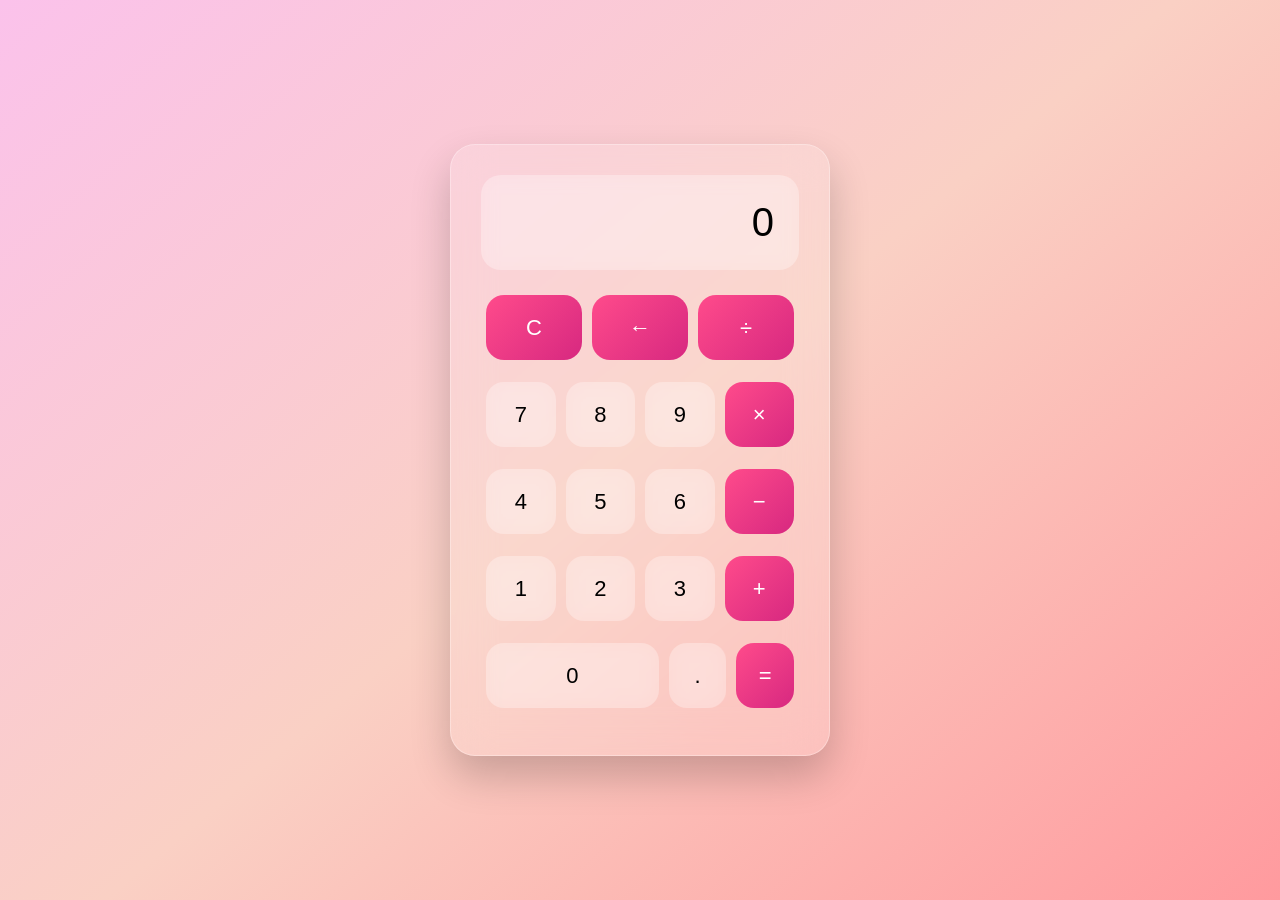
<file: CALCULATOR (3)/index.html>
<!DOCTYPE html>
<html lang="en">
<head>
    <meta charset="UTF-8">
    <title>Pro Calculator | Sulab</title>
    <meta name="viewport" content="width=device-width, initial-scale=1.0">
    <link rel="stylesheet" href="style.css">
</head>
<body>

<div class="wrapper">
    <section class="screen" id="screen">0</section>

    <div class="calc-button-row top-row">
        <button class="calc-button">C</button>
        <button class="calc-button">←</button>
        <button class="calc-button operator">÷</button>
    </div>

    <div class="calc-button-row">
        <button class="calc-button">7</button>
        <button class="calc-button">8</button>
        <button class="calc-button">9</button>
        <button class="calc-button operator">×</button>
    </div>

    <div class="calc-button-row">
        <button class="calc-button">4</button>
        <button class="calc-button">5</button>
        <button class="calc-button">6</button>
        <button class="calc-button operator">−</button>
    </div>

    <div class="calc-button-row">
        <button class="calc-button">1</button>
        <button class="calc-button">2</button>
        <button class="calc-button">3</button>
        <button class="calc-button operator">+</button>
    </div>

    <div class="calc-button-row">
        <button class="calc-button triple">0</button>
        <button class="calc-button">.</button>
        <button class="calc-button operator">=</button>
    </div>
</div>

<script src="script.js"></script>
</body>
</html>
</file>
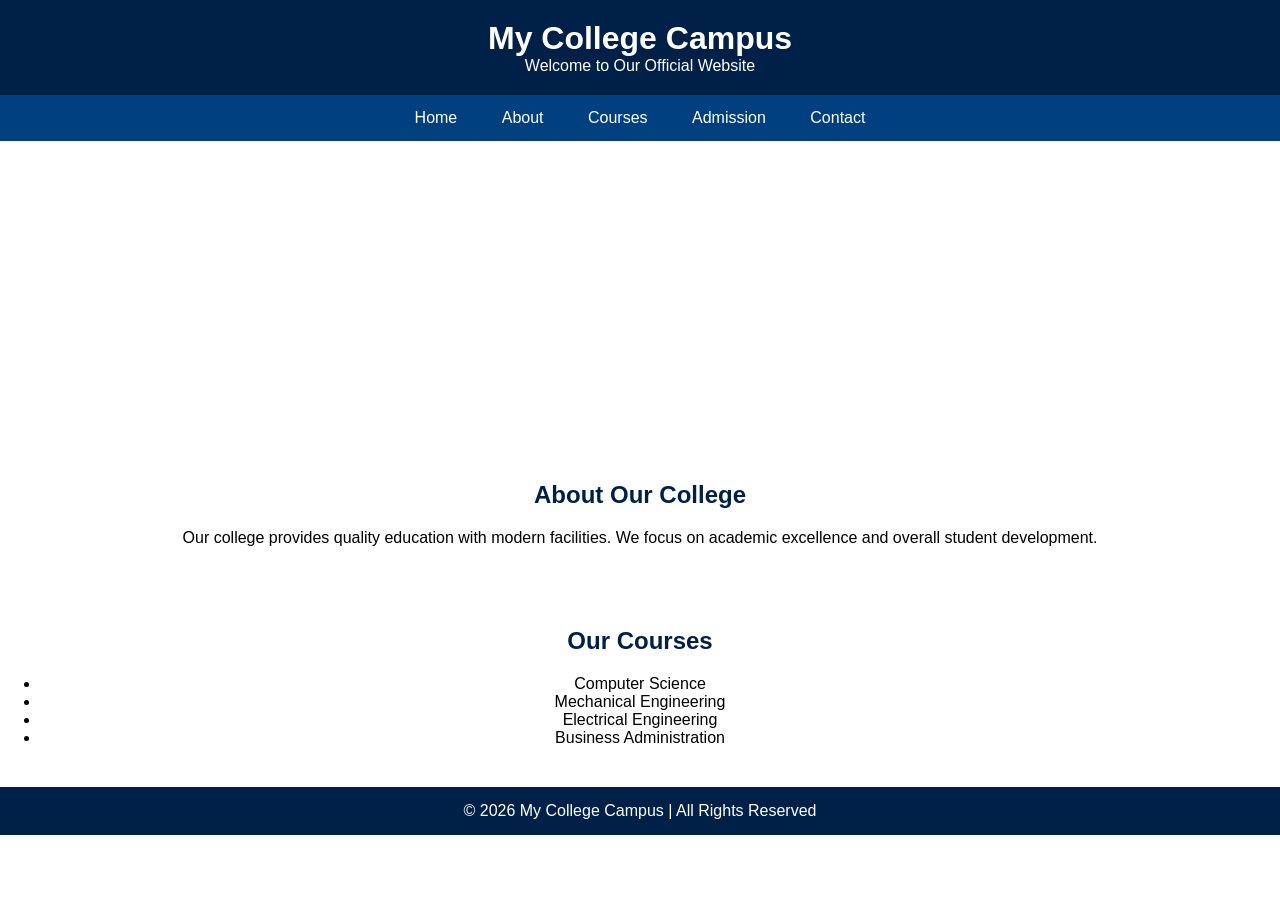
<file: Collage Website/index.html>
<!DOCTYPE html>
<html>
<head>
    <title>College Website</title>
    <link rel="stylesheet" href="style.css">
</head>
<body>

    <!-- Header -->
    <div class="header">
        <h1>My College Campus</h1>
        <p>Welcome to Our Official Website</p>
    </div>

    <!-- Navigation Bar -->
    <div class="navbar">
        <a href="#">Home</a>
        <a href="#">About</a>
        <a href="#">Courses</a>
        <a href="#">Admission</a>
        <a href="#">Contact</a>
    </div>

    <!-- Banner Section -->
    <div class="banner">
        <h2>Admissions Open 2026</h2>
    </div>

    <!-- About Section -->
    <div class="section">
        <h2>About Our College</h2>
        <p>
            Our college provides quality education with modern facilities.
            We focus on academic excellence and overall student development.
        </p>
    </div>

    <!-- Courses Section -->
    <div class="section">
        <h2>Our Courses</h2>
        <ul>
            <li>Computer Science</li>
            <li>Mechanical Engineering</li>
            <li>Electrical Engineering</li>
            <li>Business Administration</li>
        </ul>
    </div>

    <!-- Footer -->
    <div class="footer">
        <p>© 2026 My College Campus | All Rights Reserved</p>
    </div>

</body>
</html>
</file>
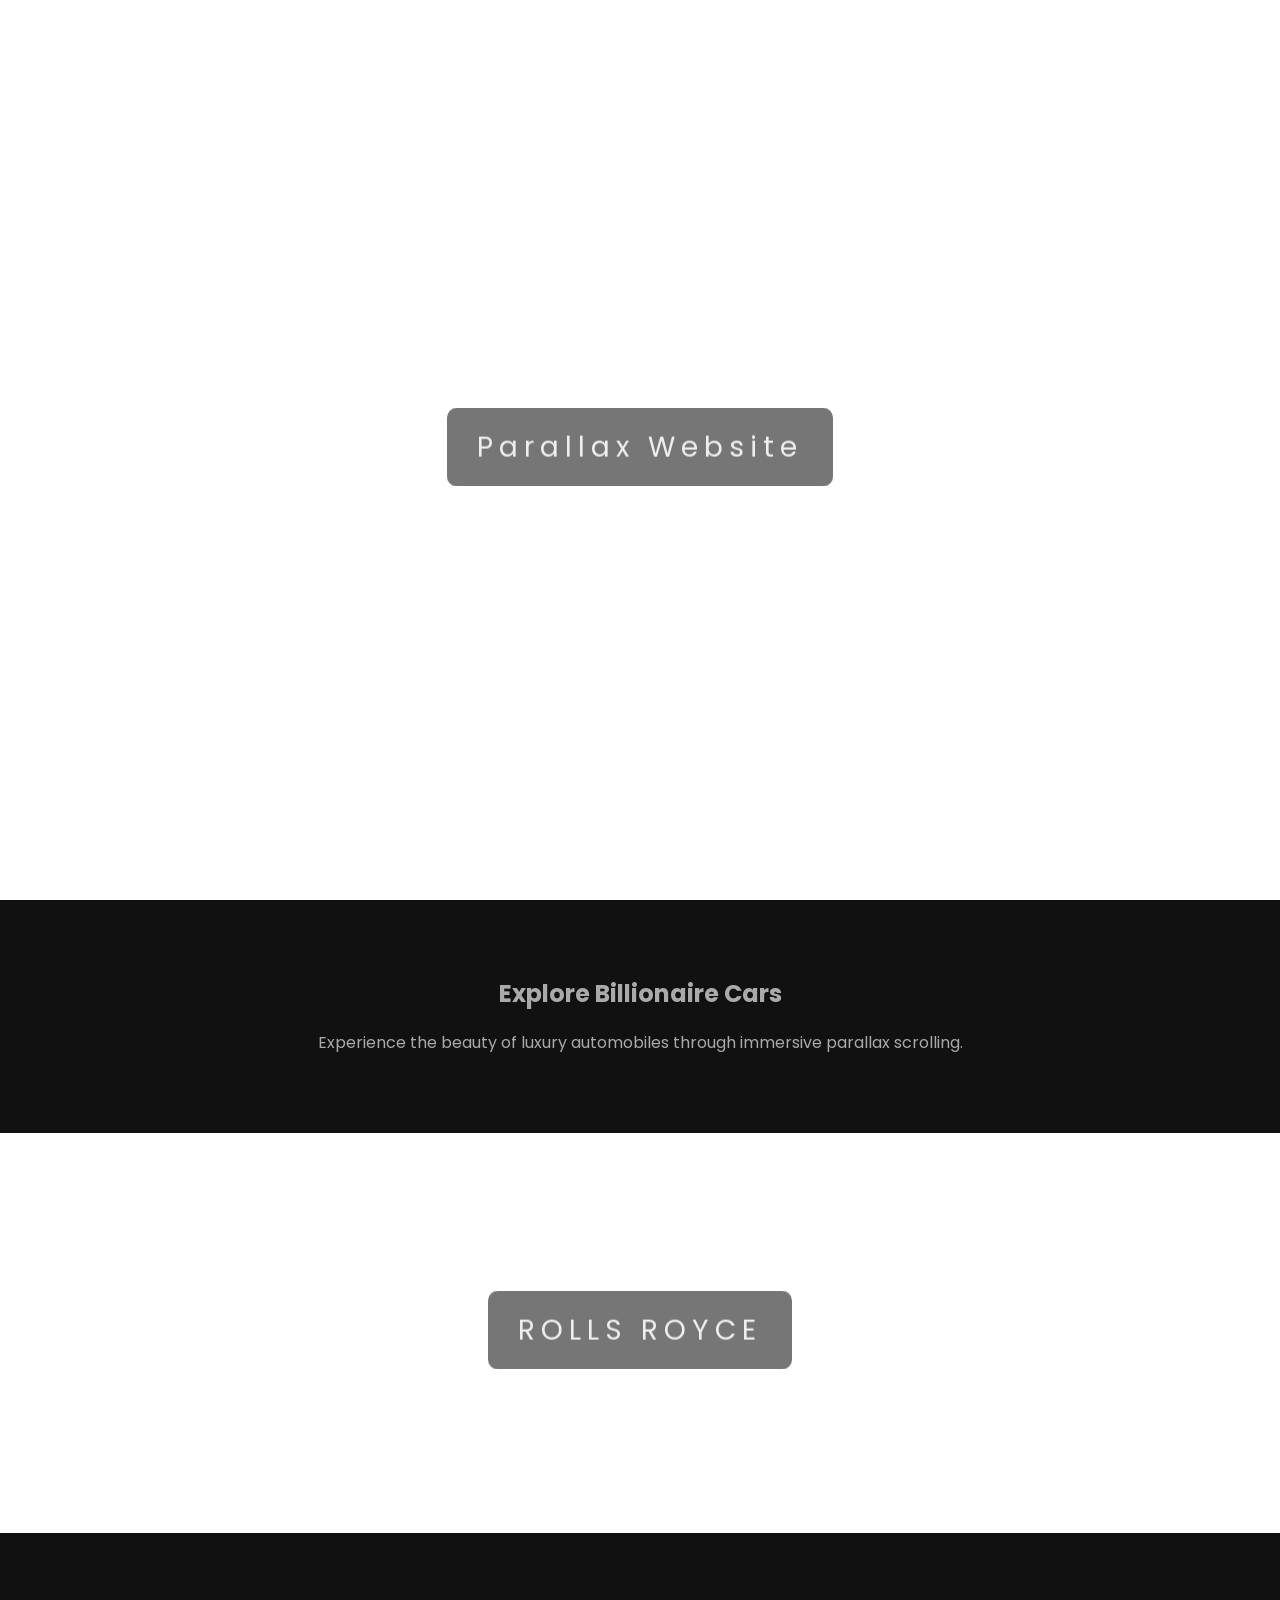
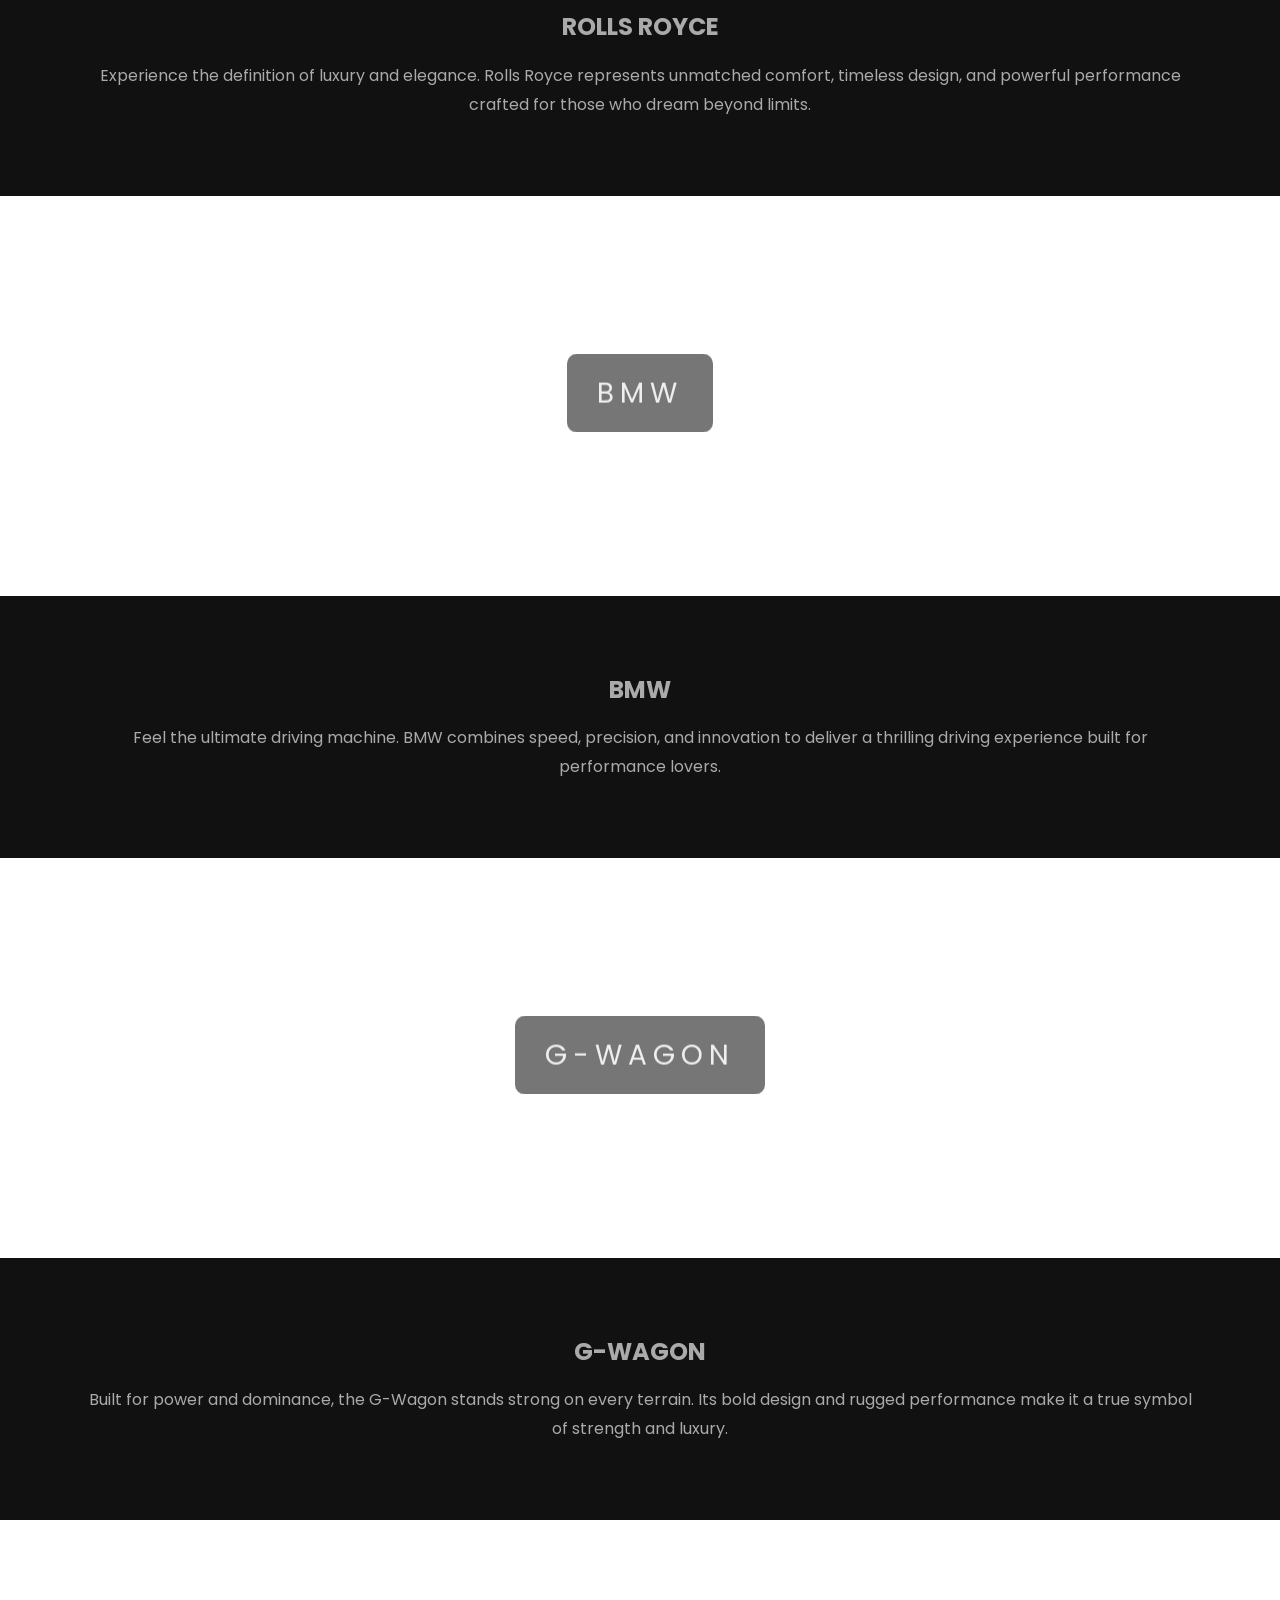
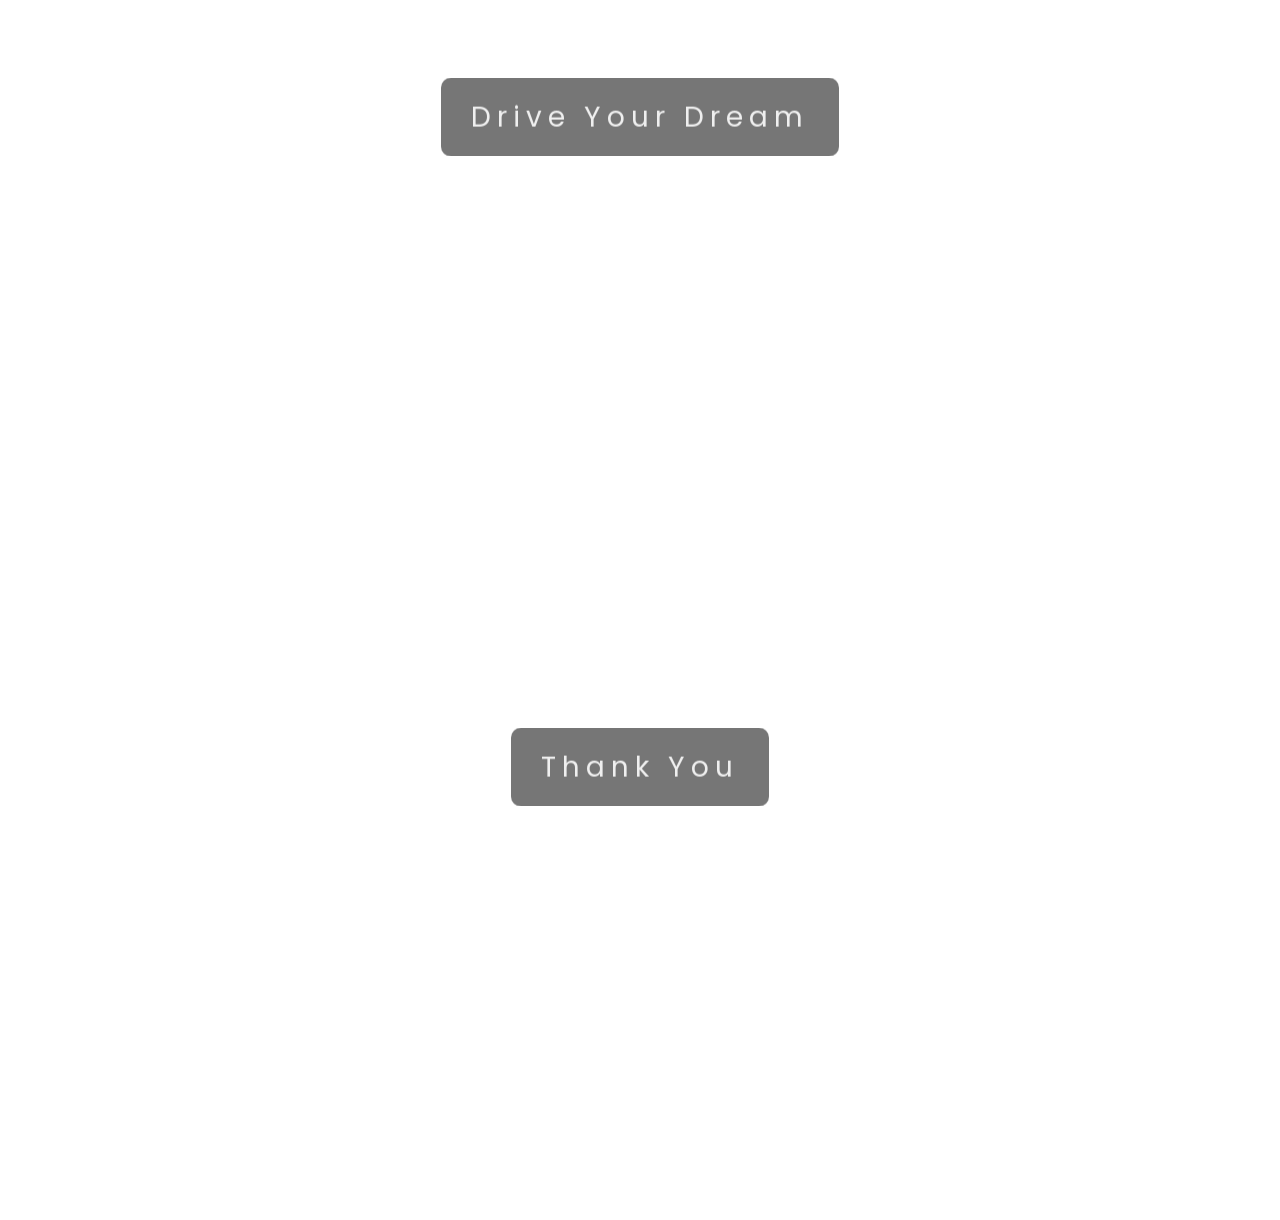
<file: Parallex Website 2/Index.html>
<!DOCTYPE html>
<html lang="en">
<head>
    <meta charset="UTF-8">
    <meta name="viewport" content="width=device-width, initial-scale=1.0">
    <link rel="stylesheet" href="style.css">
    <title>Parallax Website</title>
</head>
<body>

    <!-- Hero Section -->
    <section class="pimg1">
        <div class="ptext">
            <span class="textBg">Parallax Website</span>
        </div>
    </section>

    <!-- Section 1 -->
    <section class="section section-light">
        <h2>Explore Billionaire Cars</h2>
        <p>
            Experience the beauty of luxury automobiles through immersive parallax scrolling.
        </p>
    </section>

    <!-- Section 2 Image -->
    <section class="pimg2">
        <div class="ptext">
            <span class="textBg">ROLLS ROYCE</span>
        </div>
    </section>

    <!-- Section 2 Content -->
    <section class="section section-light">
        <h2>ROLLS ROYCE</h2>
        <p>
            Experience the definition of luxury and elegance. Rolls Royce represents unmatched comfort, timeless design,
            and powerful performance crafted for those who dream beyond limits.
        </p>
    </section>

    <!-- Section 3 Image -->
    <section class="pimg3">
        <div class="ptext">
            <span class="textBg">BMW</span>
        </div>
    </section>

    <!-- Section 3 Content -->
    <section class="section section-light">
        <h2>BMW</h2>
        <p>
            Feel the ultimate driving machine. BMW combines speed, precision, and innovation to deliver a thrilling
            driving experience built for performance lovers.
        </p>
    </section>

    <!-- Section 4 Image -->
    <section class="pimg4">
        <div class="ptext">
            <span class="textBg">G-WAGON</span>
        </div>
    </section>

    <!-- Section 4 Content -->
    <section class="section section-light">
        <h2>G-WAGON</h2>
        <p>
            Built for power and dominance, the G-Wagon stands strong on every terrain. Its bold design and rugged
            performance make it a true symbol of strength and luxury.
        </p>
    </section>

    <!-- Dream Section -->
    <section class="pimg5">
        <div class="ptext">
            <span class="textBg">Drive Your Dream</span>
        </div>
    </section>

    <!-- Final Footer Section -->
    <section class="pimg1">
        <div class="ptext">
            <span class="textBg">Thank You</span>
        </div>
    </section>

</body>
</html>
</file>
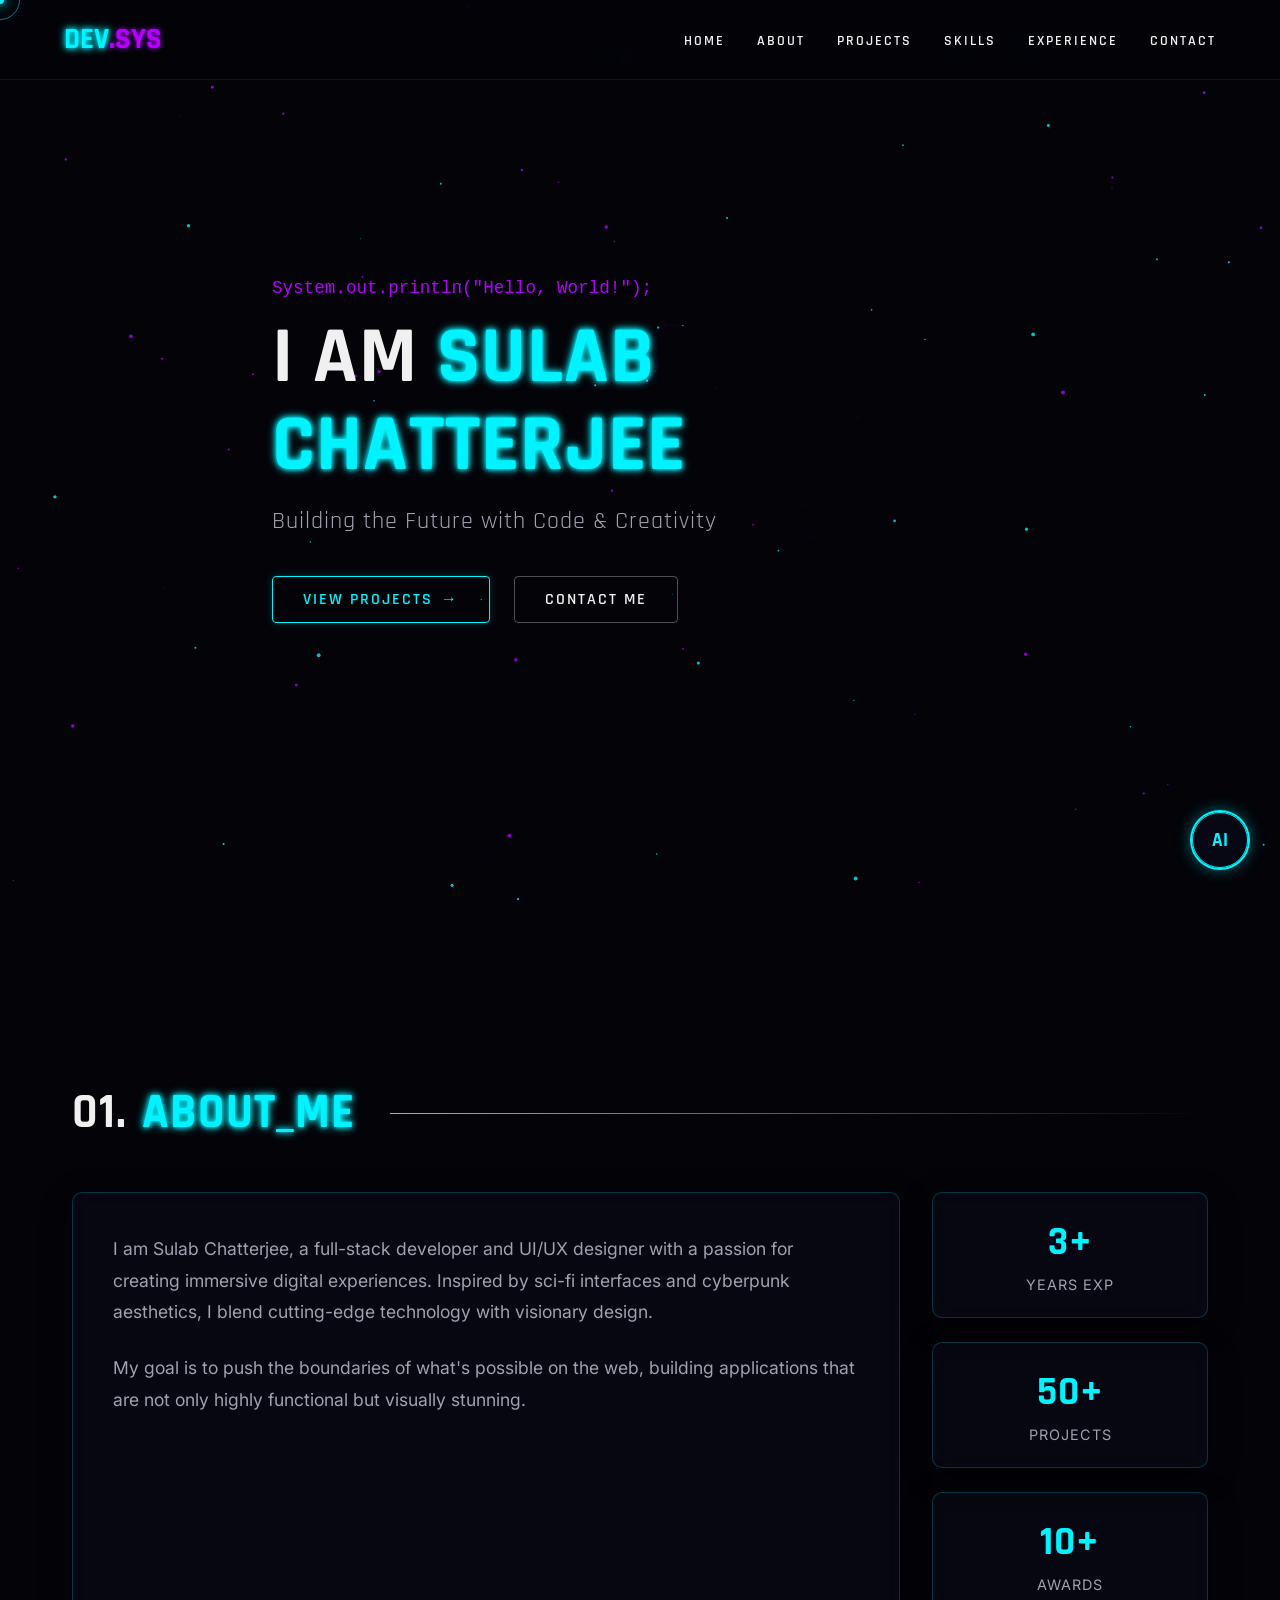
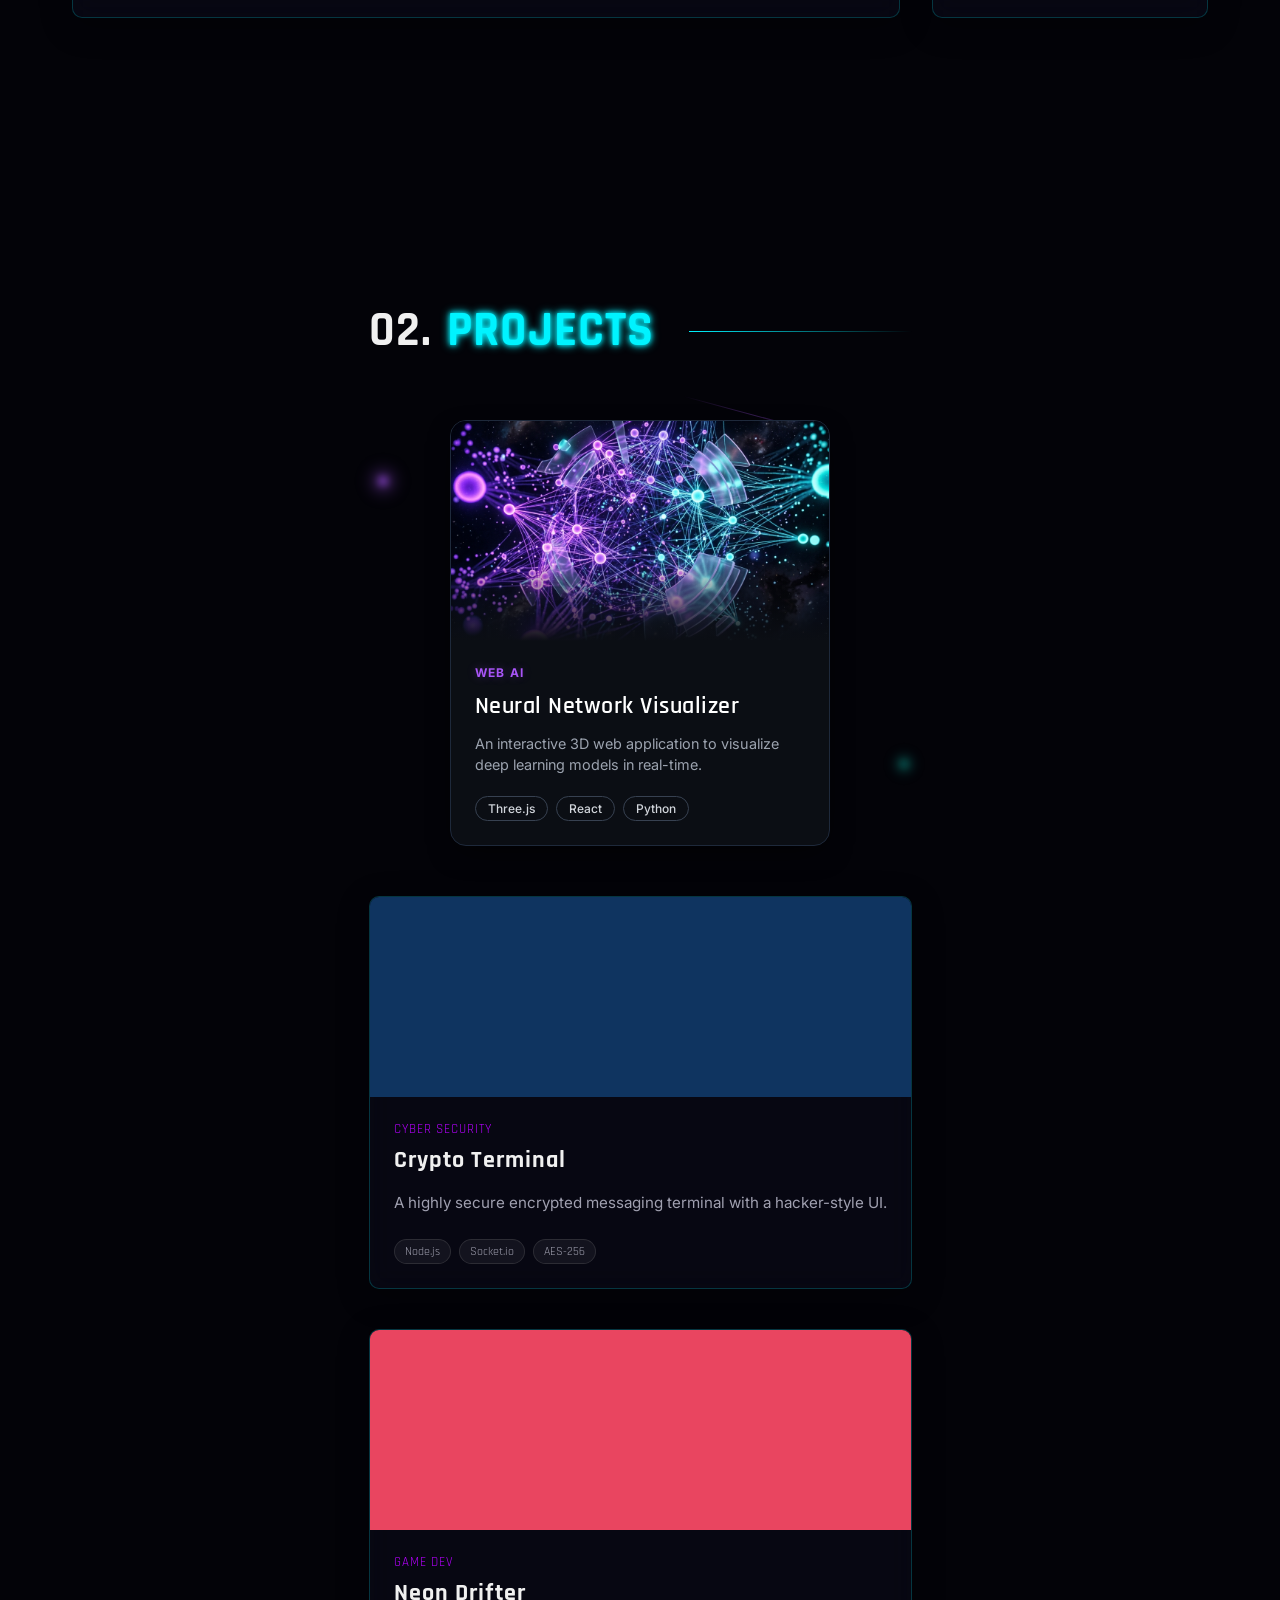
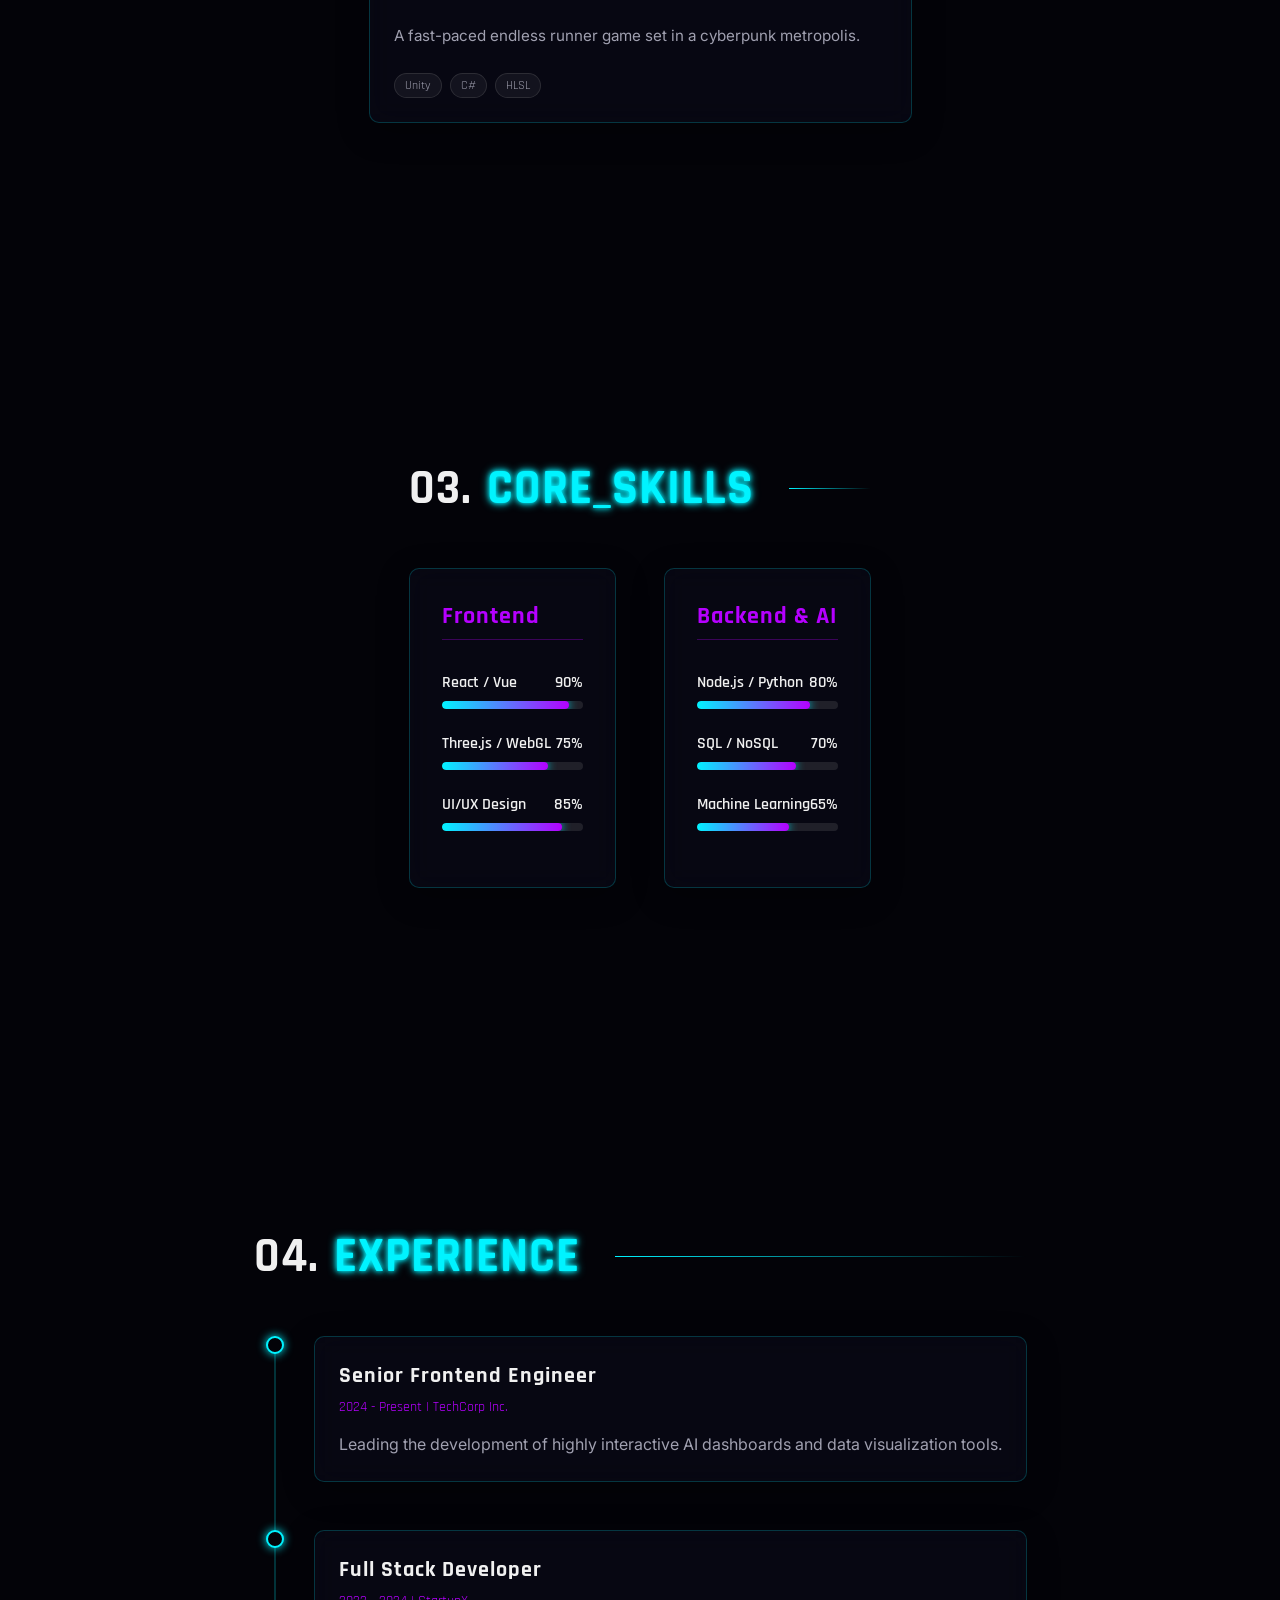
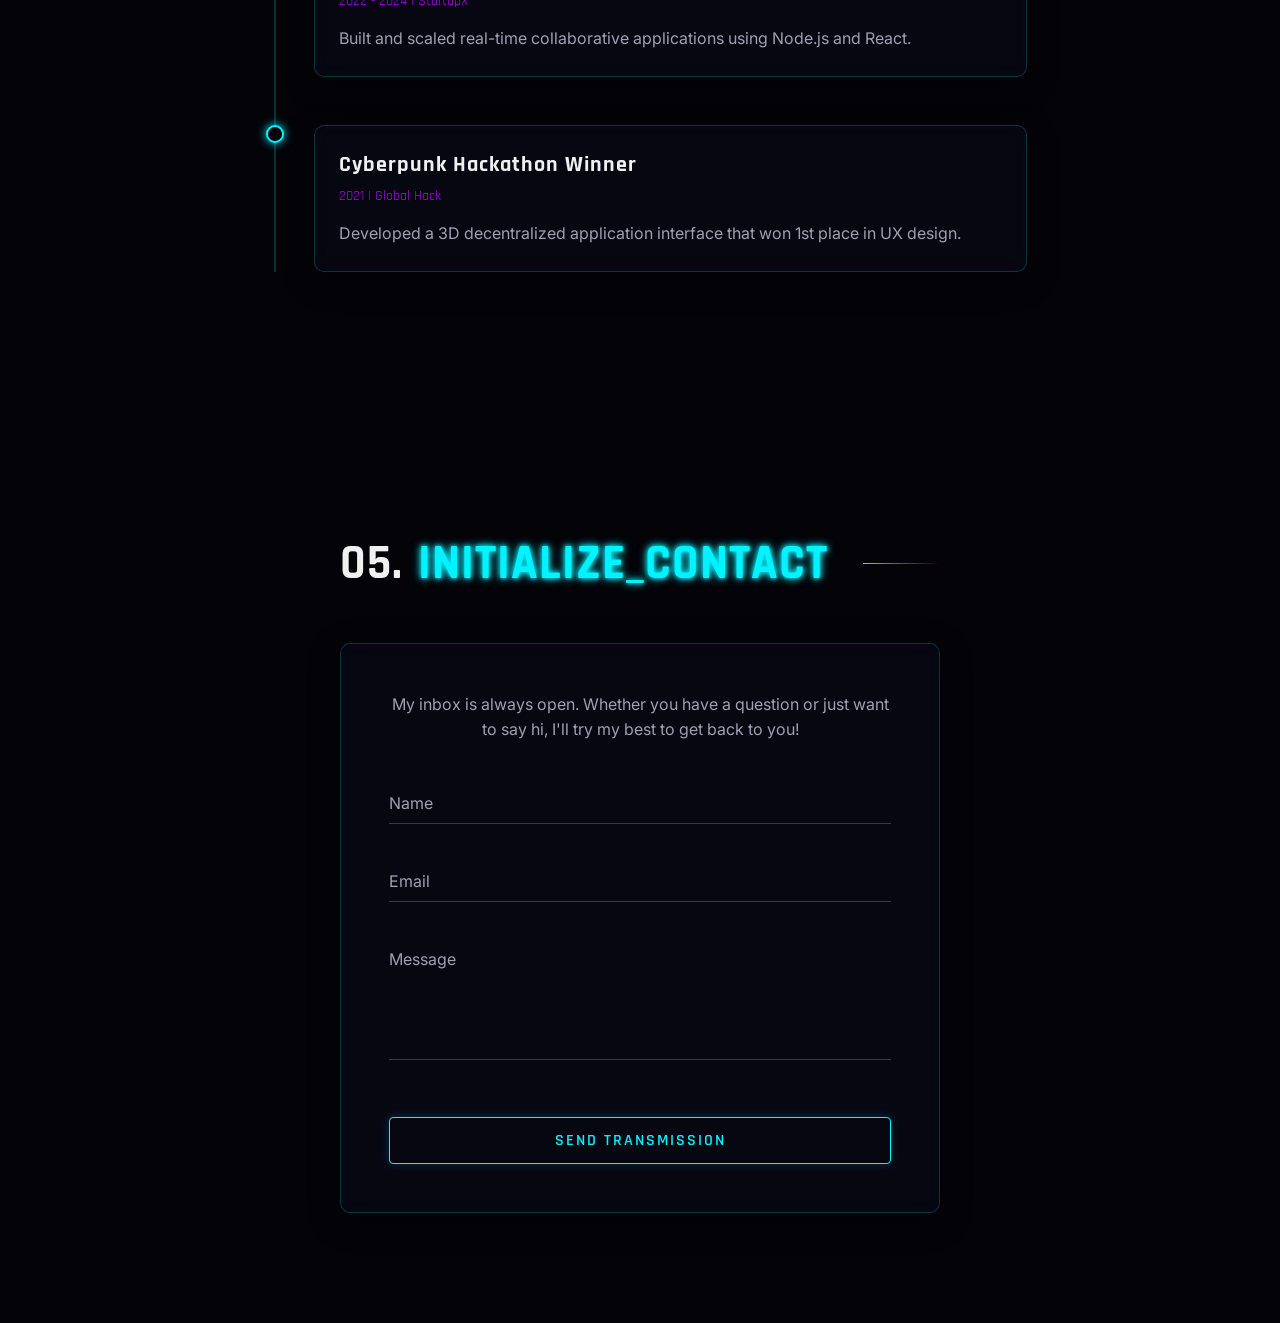
<file: Portfolio Website/index.html>
<!DOCTYPE html>
<html lang="en">

<head>
    <meta charset="UTF-8">
    <meta name="viewport" content="width=device-width, initial-scale=1.0">
    <title>Futuristic Portfolio | Developer & Designer</title>
    <link rel="stylesheet" href="style.css">

    <!-- Google Fonts -->
    <link rel="preconnect" href="https://fonts.googleapis.com">
    <link rel="preconnect" href="https://fonts.gstatic.com" crossorigin>
    <link
        href="https://fonts.googleapis.com/css2?family=Inter:wght@300;400;600&family=Rajdhani:wght@500;600;700&display=swap"
        rel="stylesheet">
</head>

<body>

    <!-- Custom Cursor -->
    <div class="cursor"></div>
    <div class="cursor-follower"></div>

    <!-- Background Canvas -->
    <canvas id="matrixCanvas"></canvas>

    <!-- Header / Navigation -->
    <header class="glass-nav">
        <div class="logo">
            <span class="neon-text">DEV</span><span class="accent-text">.SYS</span>
        </div>
        <nav>
            <ul class="nav-links">
                <li><a href="#hero" class="nav-link">Home</a></li>
                <li><a href="#about" class="nav-link">About</a></li>
                <li><a href="#projects" class="nav-link">Projects</a></li>
                <li><a href="#skills" class="nav-link">Skills</a></li>
                <li><a href="#experience" class="nav-link">Experience</a></li>
                <li><a href="#contact" class="nav-link">Contact</a></li>
            </ul>
        </nav>
        <div class="menu-toggle">
            <div class="bar"></div>
            <div class="bar"></div>
            <div class="bar"></div>
        </div>
    </header>

    <main>
        <!-- Hero Section -->
        <section id="hero" class="hero-section">
            <div class="container hero-content">
                <p class="greeting">System.out.println("Hello, World!");</p>
                <h1 class="glitch" data-text="I AM SULAB CHATTERJEE">I AM <span class="neon-text">SULAB
                        CHATTERJEE</span></h1>
                <h2 class="tagline">Building the Future with Code & Creativity</h2>
                <div class="cta-group">
                    <a href="#projects" class="btn primary-btn">View Projects <span class="arrow">→</span></a>
                    <a href="#contact" class="btn secondary-btn">Contact Me</a>
                </div>
            </div>
        </section>

        <!-- About Section -->
        <section id="about" class="about-section">
            <div class="container">
                <h2 class="section-title">01. <span class="neon-text">About_Me</span></h2>
                <div class="about-grid">
                    <div class="about-text glass-card">
                        <p>I am Sulab Chatterjee, a full-stack developer and UI/UX designer with a passion for creating
                            immersive digital experiences. Inspired by sci-fi interfaces and cyberpunk aesthetics, I
                            blend cutting-edge technology with visionary design.</p>
                        <p>My goal is to push the boundaries of what's possible on the web, building applications that
                            are not only highly functional but visually stunning.</p>
                    </div>
                    <div class="about-stats">
                        <div class="stat-box glass-card">
                            <h3>3+</h3>
                            <p>Years Exp</p>
                        </div>
                        <div class="stat-box glass-card">
                            <h3>50+</h3>
                            <p>Projects</p>
                        </div>
                        <div class="stat-box glass-card">
                            <h3>10+</h3>
                            <p>Awards</p>
                        </div>
                    </div>
                </div>
            </div>
        </section>

        <!-- Projects Section -->
        <section id="projects" class="projects-section">
            <div class="container">
                <h2 class="section-title">02. <span class="neon-text">Projects</span></h2>
                <div class="project-grid">
                    <!-- Project 1 -->
                    <div class="card-container">
                        <!-- Gravity style accents -->
                        <div class="accent-dot dot-1"></div>
                        <div class="accent-dot dot-2"></div>
                        <div class="accent-line line-1"></div>
                        
                        <div class="card">
                            <div class="card-hero">
                                <img src="hero-image.png" alt="3D Neural Network Visual" class="hero-image">
                                <div class="hero-overlay"></div>
                            </div>
                            <div class="card-content">
                                <span class="card-label">WEB AI</span>
                                <h3 class="card-title">Neural Network Visualizer</h3>
                                <p class="card-desc">An interactive 3D web application to visualize deep learning models in real-time.</p>
                                <div class="card-tags">
                                    <span class="tag">Three.js</span>
                                    <span class="tag">React</span>
                                    <span class="tag">Python</span>
                                </div>
                            </div>
                        </div>
                    </div>
                    <!-- Project 2 -->
                    <div class="project-card 3d-card glass-card">
                        <div class="project-image" style="background-color: #0f3460;">
                            <div class="overlay">Live Preview</div>
                        </div>
                        <div class="project-info">
                            <span class="project-category">Cyber Security</span>
                            <h3>Crypto Terminal</h3>
                            <p>A highly secure encrypted messaging terminal with a hacker-style UI.</p>
                            <div class="tech-stack">
                                <span>Node.js</span>
                                <span>Socket.io</span>
                                <span>AES-256</span>
                            </div>
                        </div>
                    </div>
                    <!-- Project 3 -->
                    <div class="project-card 3d-card glass-card">
                        <div class="project-image" style="background-color: #e94560;">
                            <div class="overlay">Live Preview</div>
                        </div>
                        <div class="project-info">
                            <span class="project-category">Game Dev</span>
                            <h3>Neon Drifter</h3>
                            <p>A fast-paced endless runner game set in a cyberpunk metropolis.</p>
                            <div class="tech-stack">
                                <span>Unity</span>
                                <span>C#</span>
                                <span>HLSL</span>
                            </div>
                        </div>
                    </div>
                </div>
            </div>
        </section>

        <!-- Skills Section -->
        <section id="skills" class="skills-section">
            <div class="container">
                <h2 class="section-title">03. <span class="neon-text">Core_Skills</span></h2>
                <div class="skills-container">
                    <div class="skill-category glass-card">
                        <h3>Frontend</h3>
                        <div class="skill-bar">
                            <div class="skill-info">
                                <span>React / Vue</span>
                                <span>90%</span>
                            </div>
                            <div class="progress-bg">
                                <div class="progress-fill" style="width: 90%;"></div>
                            </div>
                        </div>
                        <div class="skill-bar">
                            <div class="skill-info">
                                <span>Three.js / WebGL</span>
                                <span>75%</span>
                            </div>
                            <div class="progress-bg">
                                <div class="progress-fill" style="width: 75%;"></div>
                            </div>
                        </div>
                        <div class="skill-bar">
                            <div class="skill-info">
                                <span>UI/UX Design</span>
                                <span>85%</span>
                            </div>
                            <div class="progress-bg">
                                <div class="progress-fill" style="width: 85%;"></div>
                            </div>
                        </div>
                    </div>

                    <div class="skill-category glass-card">
                        <h3>Backend & AI</h3>
                        <div class="skill-bar">
                            <div class="skill-info">
                                <span>Node.js / Python</span>
                                <span>80%</span>
                            </div>
                            <div class="progress-bg">
                                <div class="progress-fill" style="width: 80%;"></div>
                            </div>
                        </div>
                        <div class="skill-bar">
                            <div class="skill-info">
                                <span>SQL / NoSQL</span>
                                <span>70%</span>
                            </div>
                            <div class="progress-bg">
                                <div class="progress-fill" style="width: 70%;"></div>
                            </div>
                        </div>
                        <div class="skill-bar">
                            <div class="skill-info">
                                <span>Machine Learning</span>
                                <span>65%</span>
                            </div>
                            <div class="progress-bg">
                                <div class="progress-fill" style="width: 65%;"></div>
                            </div>
                        </div>
                    </div>
                </div>
            </div>
        </section>

        <!-- Experience Section -->
        <section id="experience" class="experience-section">
            <div class="container">
                <h2 class="section-title">04. <span class="neon-text">Experience</span></h2>
                <div class="timeline">
                    <div class="timeline-item">
                        <div class="timeline-dot"></div>
                        <div class="timeline-content glass-card">
                            <h3>Senior Frontend Engineer</h3>
                            <span class="timeline-date">2024 - Present | TechCorp Inc.</span>
                            <p>Leading the development of highly interactive AI dashboards and data visualization tools.
                            </p>
                        </div>
                    </div>
                    <div class="timeline-item">
                        <div class="timeline-dot"></div>
                        <div class="timeline-content glass-card">
                            <h3>Full Stack Developer</h3>
                            <span class="timeline-date">2022 - 2024 | StartupX</span>
                            <p>Built and scaled real-time collaborative applications using Node.js and React.</p>
                        </div>
                    </div>
                    <div class="timeline-item">
                        <div class="timeline-dot"></div>
                        <div class="timeline-content glass-card">
                            <h3>Cyberpunk Hackathon Winner</h3>
                            <span class="timeline-date">2021 | Global Hack</span>
                            <p>Developed a 3D decentralized application interface that won 1st place in UX design.</p>
                        </div>
                    </div>
                </div>
            </div>
        </section>

        <!-- Contact Section -->
        <section id="contact" class="contact-section">
            <div class="container">
                <h2 class="section-title">05. <span class="neon-text">Initialize_Contact</span></h2>
                <div class="contact-content glass-card">
                    <p class="contact-desc">My inbox is always open. Whether you have a question or just want to say hi,
                        I'll try my best to get back to you!</p>
                    <form class="contact-form">
                        <div class="input-group">
                            <input type="text" id="name" required>
                            <label for="name">Name</label>
                            <div class="input-glow"></div>
                        </div>
                        <div class="input-group">
                            <input type="email" id="email" required>
                            <label for="email">Email</label>
                            <div class="input-glow"></div>
                        </div>
                        <div class="input-group">
                            <textarea id="message" rows="5" required></textarea>
                            <label for="message">Message</label>
                            <div class="input-glow"></div>
                        </div>
                        <button type="submit" class="btn primary-btn submit-btn">Send Transmission</button>
                    </form>
                </div>
            </div>
        </section>
    </main>

    <!-- AI Chatbot UI Mockup -->
    <div class="chatbot-widget">
        <div class="chatbot-toggle">
            <div class="pulse-ring"></div>
            <span class="ai-icon">AI</span>
        </div>
        <div class="chatbot-window glass-card hidden">
            <div class="chatbot-header">
                <h3>System Assistant</h3>
                <span class="status-indicator"></span>
            </div>
            <div class="chatbot-messages">
                <div class="message ai">System initialized. How can I assist you today?</div>
            </div>
            <div class="chatbot-input">
                <input type="text" placeholder="Type command...">
                <button class="send-btn">⮞</button>
            </div>
        </div>
    </div>

    <script src="main.js"></script>
</body>

</html>
</file>
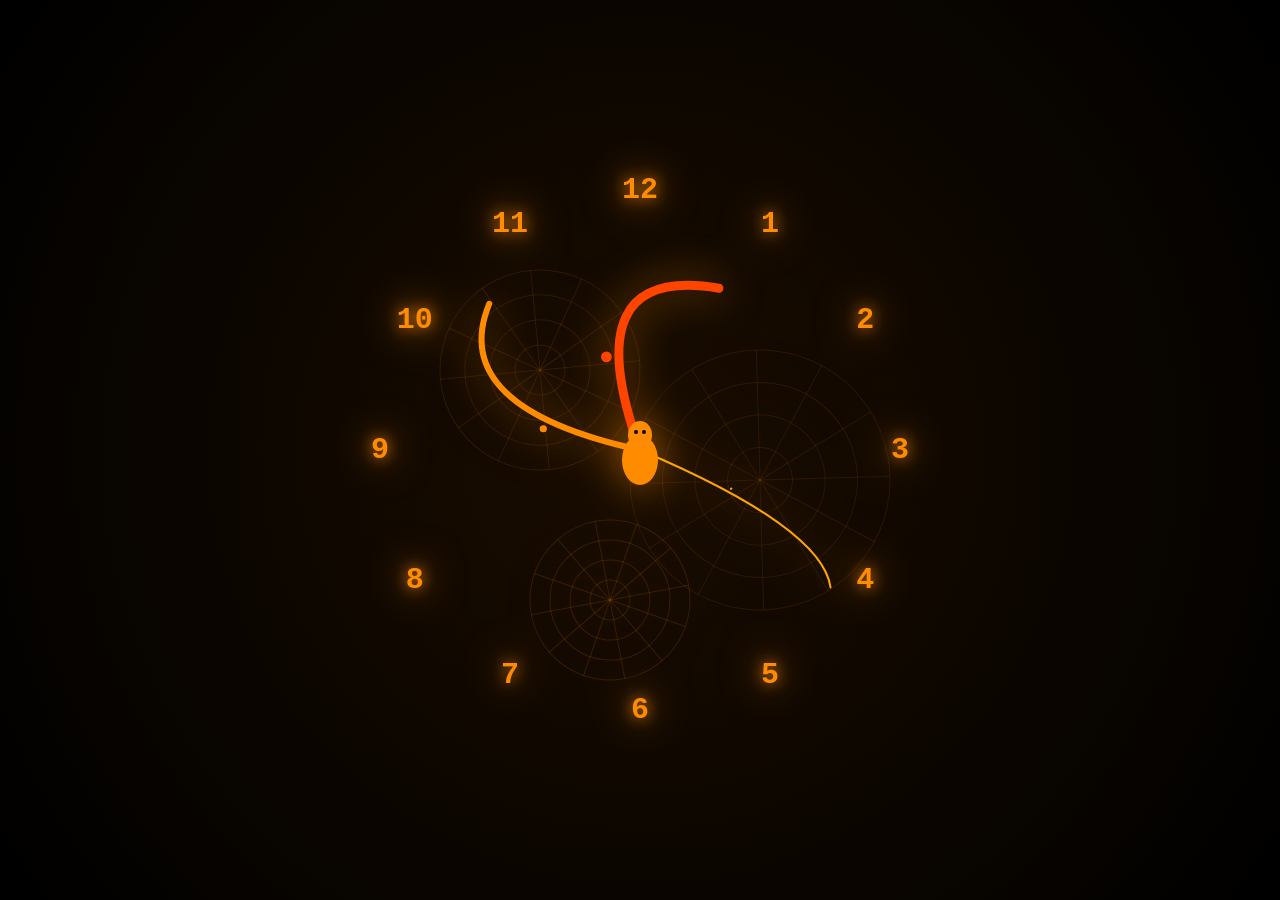
<file: Spider Gear Watch/index.html>
<!DOCTYPE html>
<html lang="en">
<head>
    <meta charset="UTF-8">
    <meta name="viewport" content="width=device-width, initial-scale=1.0">
    <title>Professional Spider Clock | CST Project</title>
    <link rel="stylesheet" href="style.css">
</head>
<body>
    <canvas id="spiderClock"></canvas>
    <script src="script.js"></script>
</body>
</html>
</file>
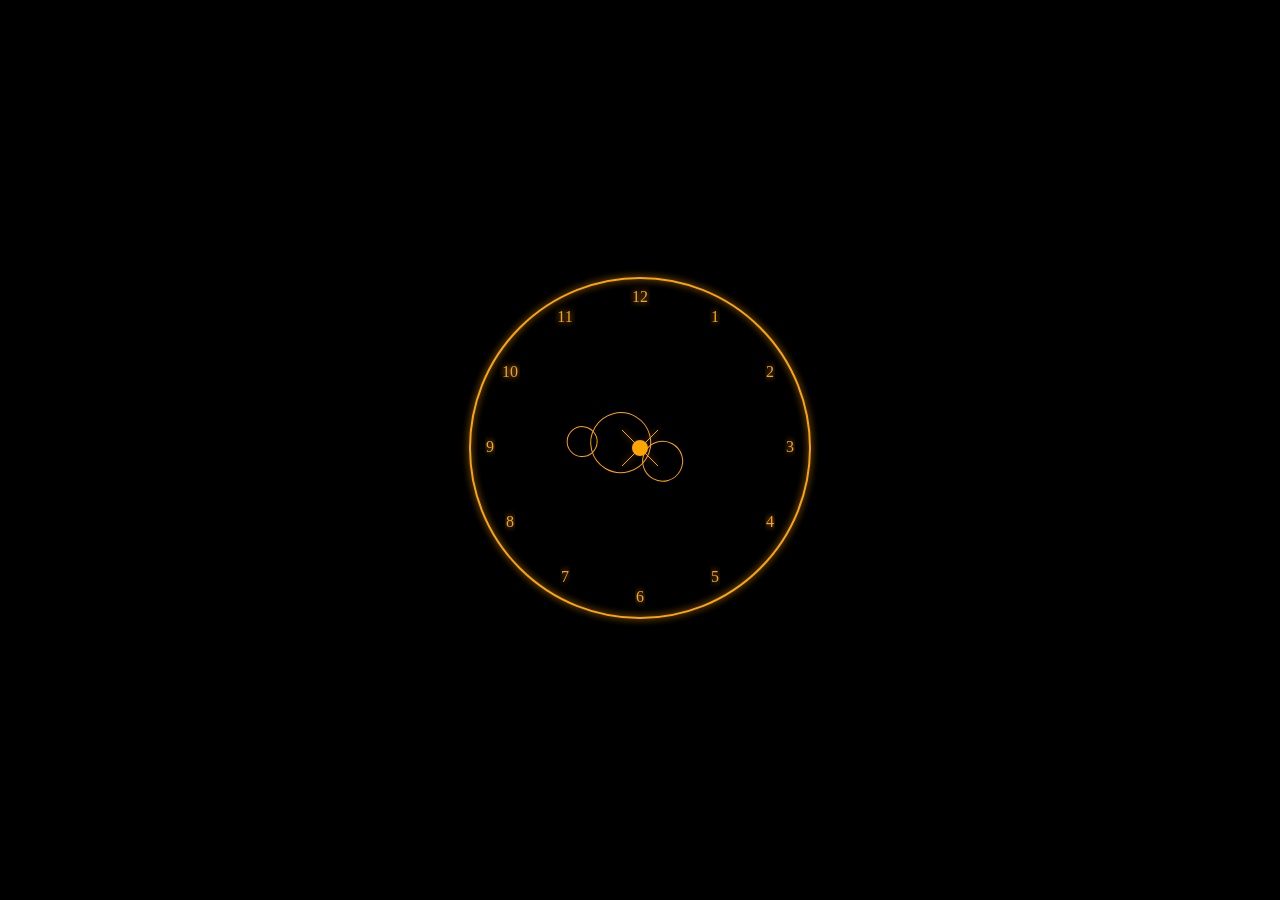
<file: Spider Watch/index.html>
<!DOCTYPE html>
<html lang="en">
<head>
  <meta charset="UTF-8">
  <title>Spider Clock Pro</title>
  <link rel="stylesheet" href="style.css">
</head>
<body>

<div class="clock">
  <svg viewBox="0 0 400 400">

    <!-- Glow Filter -->
    <defs>
      <filter id="glow">
        <feGaussianBlur stdDeviation="3.5" result="coloredBlur"/>
        <feMerge>
          <feMergeNode in="coloredBlur"/>
          <feMergeNode in="SourceGraphic"/>
        </feMerge>
      </filter>
    </defs>

    <!-- Outer Circle -->
    <circle cx="200" cy="200" r="170" class="circle"/>

    <!-- Numbers -->
    <g id="numbers"></g>

    <!-- Gears -->
    <g class="gear gear1"></g>
    <g class="gear gear2"></g>
    <g class="gear gear3"></g>

    <!-- Hands -->
    <line id="hour" x1="200" y1="200" x2="200" y2="130"/>
    <line id="minute" x1="200" y1="200" x2="200" y2="100"/>
    <line id="second" x1="200" y1="200" x2="200" y2="80"/>

    <!-- Spider -->
    <g id="spider"></g>

  </svg>
</div>

<script src="script.js"></script>
</body>
</html>
</file>
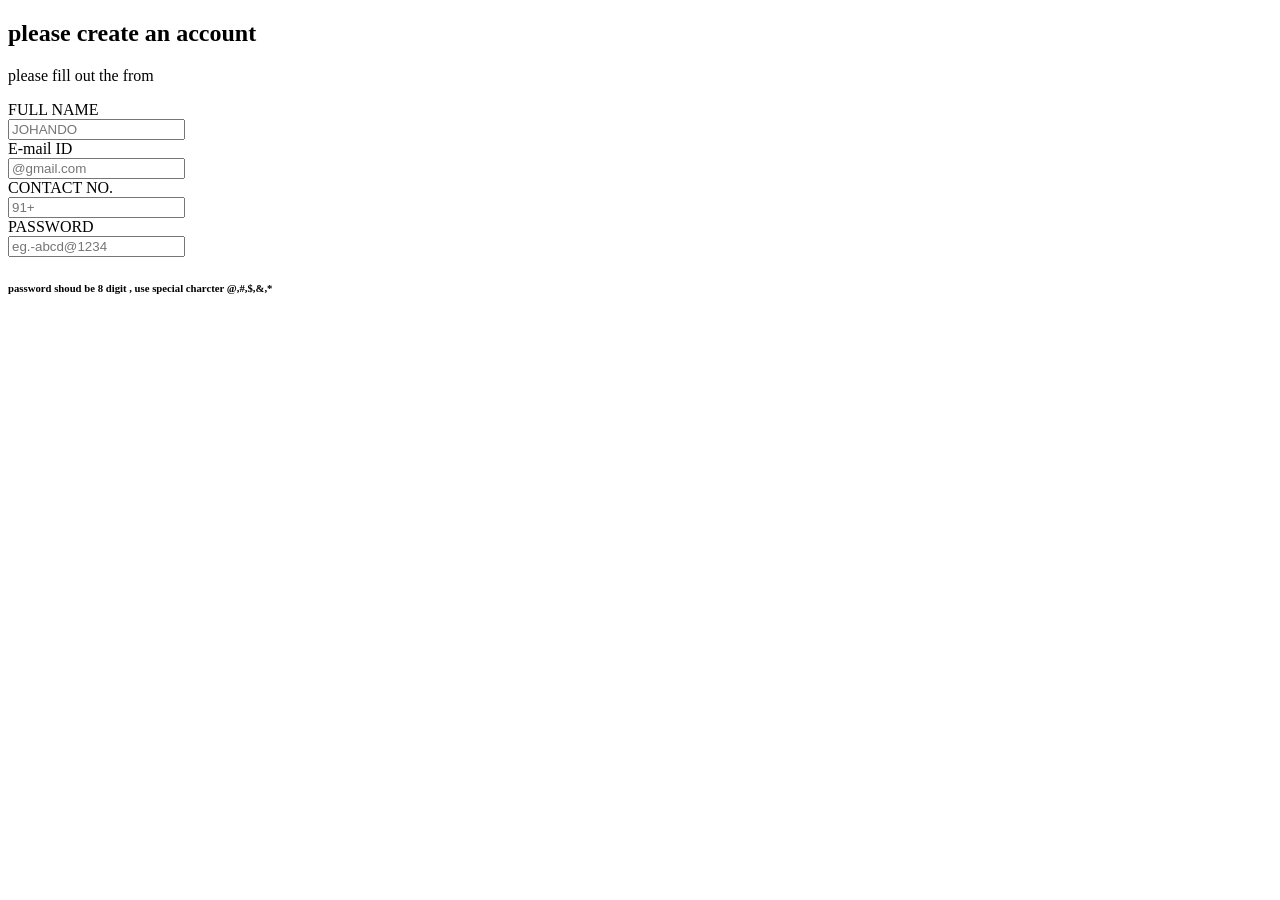
<file: Collage Website/form.html>
<!DOCTYPE html>
<html lang="en">
<head>
    <meta charset="UTF-8">
    <meta name="viewport" content="width=device-width, initial-scale=1.0">
    <title>User registration from</title>
</head>
<body>
    <h2>please create an account</h2>
    <p>please fill out the from</p>
    <form>
        <div>
            <label for="Full- Name">FULL NAME</label></br>
            <input type="text" placeholder="JOHANDO" required>
        </div>
        <div>
            <label for="email" id="email">E-mail ID</label></br>
            <input type="email" placeholder="@gmail.com" required>
        </div>
        <div>
            <label for="Contact No.">CONTACT NO.</label></br>
            <input type="Number" placeholder="91+" required>
        </div>
        <div>
            <label for="Password" id="password">PASSWORD</label></br>
            <input type="password" placeholder="eg.-abcd@1234" required>
            <h6>password shoud be 8 digit , use special charcter @,#,$,&,*</h6>
        </div>
    </form>
    
</body>
</html>
</file>
<file: CALCULATOR (3)/style.css>
html {
    box-sizing: border-box;
    height: 100%;
}

*,
*::before,
*::after {
    box-sizing: inherit;
    margin: 0;
    padding: 0;
}

body {
    align-items: center;
    background: linear-gradient(320deg, #ff9a9e, #fad0c4, #fbc2eb);
    display: flex;
    font-family: 'Segoe UI', sans-serif;
    height: 100%;
    justify-content: center;
}

.wrapper {
    backdrop-filter: blur(20px);
    background: rgba(255, 255, 255, 0.15);
    border-radius: 25px;
    box-shadow: 0 20px 40px rgba(0, 0, 0, 0.2);
    width: 380px;
    padding: 30px;
    border: 1px solid rgba(255, 255, 255, 0.3);
}

.screen {
    backdrop-filter: blur(10px);
    background: rgba(255, 255, 255, 0.25);
    border-radius: 20px;
    font-size: 40px;
    padding: 25px;
    text-align: right;
    width: 100%;
    margin-bottom: 20px;
    overflow-x: auto;
}

.calc-button-row {
    display: flex;
    margin: 12px 0;
}

.calc-button {
    flex: 1;
    margin: 5px;
    height: 65px;
    border-radius: 18px;
    border: none;
    font-size: 22px;
    cursor: pointer;
    background: rgba(255,255,255,0.25);
    backdrop-filter: blur(10px);
    transition: 0.2s ease;
}

.calc-button:hover {
    transform: translateY(-3px);
}

.operator {
    background: linear-gradient(135deg, #ff4b8b, #d72880);
    color: white;
}

.top-row .calc-button {
    background: linear-gradient(135deg, #ff4b8b, #d72880);
    color: white;
}

.triple {
    flex: 3;
}
</file>
<file: Collage Website/style.css>
* {
    margin: 0;
    padding: 0;
    box-sizing: border-box;
}

body {
    font-family: Arial, sans-serif;
}

/* Header */
.header {
    background-color: #002147;
    color: white;
    text-align: center;
    padding: 20px;
}

/* Navbar */
.navbar {
    background-color: #004080;
    text-align: center;
}

.navbar a {
    color: white;
    text-decoration: none;
    padding: 14px 20px;
    display: inline-block;
}

.navbar a:hover {
    background-color: #ff6600;
}

/* Banner */
.banner {
    background: url('https://images.unsplash.com/photo-1523240795612-9a054b0db644');
    background-size: cover;
    height: 300px;
    color: white;
    text-align: center;
    padding-top: 120px;
    font-size: 28px;
}

/* Section */
.section {
    padding: 40px;
    text-align: center;
}

.section h2 {
    margin-bottom: 20px;
    color: #002147;
}

/* Footer */
.footer {
    background-color: #002147;
    color: white;
    text-align: center;
    padding: 15px;
}
</file>
<file: Parallex Website 2/style.css>
/* @import url('https://fonts.googleapis.com/css2?family=Poppins:wght@300;400;500;600;700&display=swap'); */
@import url('https://fonts.googleapis.com/css2?family=Poppins:wght@300;400;500;600;700&display=swap');
body,
html {
    height: 100%;
    margin: 0;
    font-size: 16px;
    font-family: 'Poppins', sans-serif;
    line-height: 1.8em;
    color: #eeeeee;
}

/* Parallax image Classes */
.pimg1,
.pimg2,
.pimg3,
.pimg4,
.pimg5 {
    position: relative;
    opacity: 0.9;
    background-position: center;
    background-size: cover;
    background-repeat: no-repeat;
    background-attachment: fixed;
}

/* Parallax Background images */
.pimg1 {
    background-image: url("https://t3.ftcdn.net/jpg/12/91/83/46/360_F_1291834644_hG3StWYMK9yXsvKg61RCCux0jRbtPzcH.jpg");
    min-height: 100vh;
}

.pimg2 {
    background-image: url("https://wallpapercave.com/wp/wp5939006.jpg");
    min-height: 400px;
}

.pimg3 {
    background-image: url("https://wallpapercave.com/uwp/uwp4969358.png");
    min-height: 400px;
}

.pimg4 {
    background-image: url("https://wallpapercave.com/wp/wp14543334.jpg");
    min-height: 400px;
}

.pimg5 {
    background-image: url("https://t3.ftcdn.net/jpg/08/27/87/78/360_F_827877833_w7gl1ZWFQXA2z4aGFiIfMME6EAtzlCtg.jpg");
    min-height: 400px;
}

/* Sections */
.section {
    text-align: center;
    padding: 60px 80px;
}

.section-light {
    background: #111;
    color: #aaa;
}

.section-dark {
    background: #000;
    color: #aaa;
}

/* Text on image */
.ptext {
    position: absolute;
    top: 50%;
    width: 100%;
    text-align: center;
    transform: translateY(-50%);
}

/* Text Background */
.textBg {
    background: rgba(0, 0, 0, 0.6);
    padding: 20px 30px;
    font-size: 28px;
    letter-spacing: 6px;
    border-radius: 10px;
    backdrop-filter: blur(5px);
}

/* Responsive Design */
@media (max-width: 768px) {
    .pimg1,
    .pimg2,
    .pimg3,
    .pimg4,
    .pimg5 {
        background-attachment: scroll;
    }
}
</file>
<file: Portfolio Website/style.css>
:root {
    /* Color Palette */
    --bg-main: #030308;
    --bg-secondary: #0a0a16;
    --neon-blue: #00f3ff;
    --neon-purple: #b500ff;
    --neon-cyan: #00ffff;
    --text-primary: #f0f0f0;
    --text-secondary: #a0a0b0;
    --glass-bg: rgba(10, 10, 25, 0.6);
    --glass-border: rgba(0, 243, 255, 0.2);

    /* Fonts */
    --font-heading: 'Rajdhani', sans-serif;
    --font-body: 'Inter', sans-serif;

    /* Spacing */
    --section-padding: 100px 0;
}

* {
    margin: 0;
    padding: 0;
    box-sizing: border-box;
}

html {
    scroll-behavior: smooth;
}

body {
    background-color: var(--bg-main);
    color: var(--text-primary);
    font-family: var(--font-body);
    overflow-x: hidden;
    cursor: none; /* Custom cursor */
}

/* Custom Cursor */
.cursor {
    width: 8px;
    height: 8px;
    background: var(--neon-blue);
    border-radius: 50%;
    position: fixed;
    pointer-events: none;
    z-index: 9999;
    transform: translate(-50%, -50%);
    box-shadow: 0 0 10px var(--neon-blue), 0 0 20px var(--neon-blue);
    transition: transform 0.1s ease;
}

.cursor-follower {
    width: 40px;
    height: 40px;
    border: 1px solid rgba(0, 243, 255, 0.5);
    border-radius: 50%;
    position: fixed;
    pointer-events: none;
    z-index: 9998;
    transform: translate(-50%, -50%);
    transition: transform 0.15s ease, width 0.2s, height 0.2s, background 0.2s;
}

.cursor-follower.active {
    width: 60px;
    height: 60px;
    background: rgba(0, 243, 255, 0.1);
    border-color: var(--neon-blue);
}

/* Background Canvas */
#matrixCanvas {
    position: fixed;
    top: 0;
    left: 0;
    width: 100vw;
    height: 100vh;
    z-index: -1;
    opacity: 0.8;
}

/* Typography & General */
h1, h2, h3, h4, h5, h6 {
    font-family: var(--font-heading);
    letter-spacing: 1px;
}

a {
    text-decoration: none;
    color: var(--text-primary);
}

.container {
    max-width: 1200px;
    margin: 0 auto;
    padding: 0 2rem;
}

section {
    padding: var(--section-padding);
    position: relative;
    min-height: 100vh;
    display: flex;
    flex-direction: column;
    justify-content: center;
}

.section-title {
    font-size: 3rem;
    margin-bottom: 3rem;
    text-transform: uppercase;
    display: flex;
    align-items: center;
    gap: 15px;
}

.section-title::after {
    content: '';
    height: 1px;
    flex: 1;
    background: linear-gradient(90deg, var(--neon-blue), transparent);
    margin-left: 20px;
}

.neon-text {
    color: var(--neon-blue);
    text-shadow: 0 0 5px var(--neon-blue), 0 0 10px var(--neon-blue);
}

.accent-text {
    color: var(--neon-purple);
    text-shadow: 0 0 5px var(--neon-purple);
}

/* Glassmorphism Utilities */
.glass-card {
    background: var(--glass-bg);
    backdrop-filter: blur(12px);
    -webkit-backdrop-filter: blur(12px);
    border: 1px solid var(--glass-border);
    border-radius: 10px;
    box-shadow: 0 8px 32px 0 rgba(0, 0, 0, 0.3);
}

/* Header & Nav */
.glass-nav {
    position: fixed;
    top: 0;
    width: 100%;
    height: 80px;
    display: flex;
    justify-content: space-between;
    align-items: center;
    padding: 0 5%;
    background: rgba(3, 3, 8, 0.7);
    backdrop-filter: blur(10px);
    border-bottom: 1px solid rgba(0, 243, 255, 0.1);
    z-index: 1000;
    transition: all 0.3s ease;
}

.logo {
    font-family: var(--font-heading);
    font-size: 1.8rem;
    font-weight: 700;
}

.nav-links {
    list-style: none;
    display: flex;
    gap: 2rem;
}

.nav-link {
    font-family: var(--font-heading);
    font-weight: 600;
    text-transform: uppercase;
    font-size: 0.9rem;
    letter-spacing: 2px;
    position: relative;
    transition: color 0.3s;
}

.nav-link:hover {
    color: var(--neon-blue);
}

.nav-link::before {
    content: '';
    position: absolute;
    bottom: -5px;
    left: 0;
    width: 0%;
    height: 2px;
    background: var(--neon-blue);
    transition: width 0.3s;
    box-shadow: 0 0 10px var(--neon-blue);
}

.nav-link:hover::before {
    width: 100%;
}

.menu-toggle {
    display: none;
    flex-direction: column;
    gap: 5px;
    cursor: pointer;
}

.menu-toggle .bar {
    width: 25px;
    height: 2px;
    background: var(--neon-blue);
    transition: 0.3s;
}

/* Buttons */
.btn {
    display: inline-flex;
    align-items: center;
    justify-content: center;
    padding: 12px 30px;
    font-family: var(--font-heading);
    font-size: 1rem;
    font-weight: 600;
    text-transform: uppercase;
    letter-spacing: 2px;
    cursor: pointer;
    border-radius: 4px;
    transition: all 0.3s ease;
    position: relative;
    overflow: hidden;
}

.primary-btn {
    background: transparent;
    color: var(--neon-blue);
    border: 1px solid var(--neon-blue);
    box-shadow: 0 0 10px rgba(0, 243, 255, 0.2);
}

.primary-btn:hover {
    background: rgba(0, 243, 255, 0.1);
    box-shadow: 0 0 20px rgba(0, 243, 255, 0.5), inset 0 0 10px rgba(0, 243, 255, 0.3);
}

.primary-btn .arrow {
    margin-left: 8px;
    transition: transform 0.3s;
}

.primary-btn:hover .arrow {
    transform: translateX(5px);
}

.secondary-btn {
    background: transparent;
    color: var(--text-primary);
    border: 1px solid rgba(255, 255, 255, 0.3);
}

.secondary-btn:hover {
    border-color: var(--text-primary);
    background: rgba(255, 255, 255, 0.05);
}

/* Hero Section */
.hero-section {
    justify-content: center;
    align-items: flex-start;
}

.hero-content {
    max-width: 800px;
}

.greeting {
    font-family: 'Courier New', Courier, monospace;
    color: var(--neon-purple);
    font-size: 1.1rem;
    margin-bottom: 1rem;
    opacity: 0;
    transform: translateY(20px);
    animation: fadeInUp 0.5s forwards 0.5s;
}

.glitch {
    font-size: 5rem;
    font-weight: 700;
    line-height: 1.1;
    margin-bottom: 1rem;
    position: relative;
    opacity: 0;
    transform: translateY(20px);
    animation: fadeInUp 0.5s forwards 0.7s;
}

.tagline {
    font-size: 1.5rem;
    color: var(--text-secondary);
    margin-bottom: 2.5rem;
    font-weight: 400;
    opacity: 0;
    transform: translateY(20px);
    animation: fadeInUp 0.5s forwards 0.9s;
}

.cta-group {
    display: flex;
    gap: 1.5rem;
    opacity: 0;
    transform: translateY(20px);
    animation: fadeInUp 0.5s forwards 1.1s;
}

/* About Section */
.about-grid {
    display: grid;
    grid-template-columns: 3fr 1fr;
    gap: 2rem;
}

.about-text {
    padding: 2.5rem;
    font-size: 1.1rem;
    line-height: 1.8;
    color: var(--text-secondary);
}

.about-text p {
    margin-bottom: 1.5rem;
}

.about-stats {
    display: flex;
    flex-direction: column;
    gap: 1.5rem;
}

.stat-box {
    padding: 1.5rem;
    text-align: center;
    transition: transform 0.3s ease, box-shadow 0.3s ease;
}

.stat-box:hover {
    transform: translateY(-5px);
    border-color: var(--neon-purple);
    box-shadow: 0 0 20px rgba(181, 0, 255, 0.2);
}

.stat-box h3 {
    font-size: 2.5rem;
    color: var(--neon-blue);
    margin-bottom: 0.5rem;
}

.stat-box p {
    font-size: 0.9rem;
    text-transform: uppercase;
    letter-spacing: 1px;
    color: var(--text-secondary);
}

/* Projects Section */
.project-grid {
    display: grid;
    grid-template-columns: repeat(auto-fit, minmax(300px, 1fr));
    gap: 2.5rem;
}

.project-card {
    overflow: hidden;
    display: flex;
    flex-direction: column;
    transition: transform 0.1s ease; /* For 3D JS effect */
    transform-style: preserve-3d;
}

.project-card:hover {
    border-color: var(--neon-blue);
    box-shadow: 0 10px 30px rgba(0, 243, 255, 0.15);
}

.project-image {
    height: 200px;
    position: relative;
    overflow: hidden;
    display: flex;
    align-items: center;
    justify-content: center;
}

.project-image .overlay {
    position: absolute;
    top: 0;
    left: 0;
    width: 100%;
    height: 100%;
    background: rgba(0, 243, 255, 0.2);
    backdrop-filter: blur(2px);
    display: flex;
    align-items: center;
    justify-content: center;
    font-family: var(--font-heading);
    font-size: 1.5rem;
    font-weight: bold;
    color: #fff;
    opacity: 0;
    transition: opacity 0.3s ease;
}

.project-card:hover .overlay {
    opacity: 1;
}

.project-info {
    padding: 1.5rem;
    flex-grow: 1;
    display: flex;
    flex-direction: column;
    transform: translateZ(30px); /* 3D depth */
}

.project-category {
    font-family: var(--font-heading);
    font-size: 0.8rem;
    color: var(--neon-purple);
    text-transform: uppercase;
    letter-spacing: 1px;
    margin-bottom: 0.5rem;
}

.project-info h3 {
    font-size: 1.5rem;
    margin-bottom: 1rem;
}

.project-info p {
    color: var(--text-secondary);
    font-size: 0.95rem;
    line-height: 1.6;
    margin-bottom: 1.5rem;
    flex-grow: 1;
}

.tech-stack {
    display: flex;
    flex-wrap: wrap;
    gap: 0.5rem;
}

.tech-stack span {
    font-family: var(--font-heading);
    font-size: 0.75rem;
    padding: 4px 10px;
    background: rgba(255, 255, 255, 0.05);
    border: 1px solid rgba(255, 255, 255, 0.1);
    border-radius: 20px;
    color: var(--text-secondary);
}

/* Skills Section */
.skills-container {
    display: grid;
    grid-template-columns: 1fr 1fr;
    gap: 3rem;
}

.skill-category {
    padding: 2rem;
}

.skill-category h3 {
    font-size: 1.5rem;
    margin-bottom: 2rem;
    color: var(--neon-purple);
    border-bottom: 1px solid rgba(181, 0, 255, 0.3);
    padding-bottom: 0.5rem;
}

.skill-bar {
    margin-bottom: 1.5rem;
}

.skill-info {
    display: flex;
    justify-content: space-between;
    margin-bottom: 0.5rem;
    font-family: var(--font-heading);
    font-weight: 600;
}

.progress-bg {
    width: 100%;
    height: 8px;
    background: rgba(255, 255, 255, 0.1);
    border-radius: 4px;
    overflow: hidden;
}

.progress-fill {
    height: 100%;
    background: linear-gradient(90deg, var(--neon-blue), var(--neon-purple));
    border-radius: 4px;
    box-shadow: 0 0 10px var(--neon-blue);
    transform-origin: left;
    transform: scaleX(0);
    transition: transform 1.5s cubic-bezier(0.22, 1, 0.36, 1);
}

/* Experience Section */
.timeline {
    position: relative;
    max-width: 800px;
    margin: 0 auto;
}

.timeline::before {
    content: '';
    position: absolute;
    top: 0;
    bottom: 0;
    left: 20px;
    width: 2px;
    background: rgba(0, 243, 255, 0.2);
}

.timeline-item {
    position: relative;
    margin-bottom: 3rem;
    padding-left: 60px;
}

.timeline-dot {
    position: absolute;
    top: 0;
    left: 12px;
    width: 18px;
    height: 18px;
    border-radius: 50%;
    background: var(--bg-main);
    border: 2px solid var(--neon-blue);
    box-shadow: 0 0 10px var(--neon-blue);
}

.timeline-content {
    padding: 1.5rem;
    transition: transform 0.3s;
}

.timeline-content:hover {
    transform: translateX(10px);
    border-color: var(--neon-blue);
}

.timeline-content h3 {
    font-size: 1.4rem;
    margin-bottom: 0.5rem;
}

.timeline-date {
    display: block;
    font-family: var(--font-heading);
    font-size: 0.9rem;
    color: var(--neon-purple);
    margin-bottom: 1rem;
}

.timeline-content p {
    color: var(--text-secondary);
    line-height: 1.6;
}

/* Contact Section */
.contact-content {
    max-width: 600px;
    margin: 0 auto;
    padding: 3rem;
}

.contact-desc {
    text-align: center;
    color: var(--text-secondary);
    margin-bottom: 2.5rem;
    line-height: 1.6;
}

.contact-form {
    display: flex;
    flex-direction: column;
    gap: 2rem;
}

.input-group {
    position: relative;
}

.input-group input,
.input-group textarea {
    width: 100%;
    padding: 10px 0;
    font-size: 1rem;
    color: #fff;
    margin-bottom: 5px;
    border: none;
    border-bottom: 1px solid rgba(255, 255, 255, 0.2);
    outline: none;
    background: transparent;
    resize: none;
    font-family: var(--font-body);
}

.input-group label {
    position: absolute;
    top: 10px;
    left: 0;
    font-size: 1rem;
    color: var(--text-secondary);
    pointer-events: none;
    transition: 0.3s ease all;
}

.input-group input:focus ~ label,
.input-group input:valid ~ label,
.input-group textarea:focus ~ label,
.input-group textarea:valid ~ label {
    top: -20px;
    font-size: 0.8rem;
    color: var(--neon-blue);
}

.input-glow {
    position: absolute;
    bottom: 0;
    left: 0;
    width: 0%;
    height: 2px;
    background: var(--neon-blue);
    transition: 0.3s ease;
    box-shadow: 0 0 10px var(--neon-blue);
}

.input-group input:focus ~ .input-glow,
.input-group textarea:focus ~ .input-glow {
    width: 100%;
}

.submit-btn {
    width: 100%;
    margin-top: 1rem;
}

/* AI Chatbot Widget */
.chatbot-widget {
    position: fixed;
    bottom: 30px;
    right: 30px;
    z-index: 1000;
}

.chatbot-toggle {
    width: 60px;
    height: 60px;
    background: rgba(10, 10, 25, 0.8);
    border: 2px solid var(--neon-blue);
    border-radius: 50%;
    display: flex;
    align-items: center;
    justify-content: center;
    cursor: pointer;
    box-shadow: 0 0 15px rgba(0, 243, 255, 0.4);
    position: relative;
    transition: transform 0.3s;
}

.chatbot-toggle:hover {
    transform: scale(1.1);
}

.ai-icon {
    font-family: var(--font-heading);
    font-weight: 700;
    color: var(--neon-blue);
    font-size: 1.2rem;
}

.pulse-ring {
    position: absolute;
    top: 50%;
    left: 50%;
    transform: translate(-50%, -50%);
    width: 100%;
    height: 100%;
    border-radius: 50%;
    border: 1px solid var(--neon-blue);
    animation: pulse 2s infinite;
}

.chatbot-window {
    position: absolute;
    bottom: 80px;
    right: 0;
    width: 320px;
    height: 400px;
    display: flex;
    flex-direction: column;
    transform-origin: bottom right;
    transition: transform 0.3s cubic-bezier(0.175, 0.885, 0.32, 1.275), opacity 0.3s;
}

.chatbot-window.hidden {
    transform: scale(0);
    opacity: 0;
    pointer-events: none;
}

.chatbot-header {
    padding: 15px;
    border-bottom: 1px solid rgba(0, 243, 255, 0.2);
    display: flex;
    justify-content: space-between;
    align-items: center;
}

.chatbot-header h3 {
    font-size: 1rem;
    color: var(--neon-blue);
}

.status-indicator {
    width: 8px;
    height: 8px;
    background: #0f0;
    border-radius: 50%;
    box-shadow: 0 0 8px #0f0;
}

.chatbot-messages {
    flex-grow: 1;
    padding: 15px;
    overflow-y: auto;
    display: flex;
    flex-direction: column;
    gap: 10px;
}

.message {
    padding: 10px;
    border-radius: 8px;
    font-size: 0.9rem;
    max-width: 80%;
}

.message.ai {
    background: rgba(0, 243, 255, 0.1);
    border: 1px solid rgba(0, 243, 255, 0.3);
    align-self: flex-start;
    color: #fff;
    font-family: monospace;
}

.message.user {
    background: rgba(181, 0, 255, 0.2);
    border: 1px solid rgba(181, 0, 255, 0.3);
    align-self: flex-end;
    color: #fff;
}

.chatbot-input {
    padding: 15px;
    border-top: 1px solid rgba(0, 243, 255, 0.2);
    display: flex;
    gap: 10px;
}

.chatbot-input input {
    flex-grow: 1;
    background: rgba(255, 255, 255, 0.05);
    border: 1px solid rgba(255, 255, 255, 0.1);
    padding: 8px 12px;
    border-radius: 4px;
    color: #fff;
    outline: none;
}

.chatbot-input input:focus {
    border-color: var(--neon-blue);
}

.send-btn {
    background: transparent;
    border: none;
    color: var(--neon-blue);
    cursor: pointer;
    font-size: 1.2rem;
    transition: transform 0.2s;
}

.send-btn:hover {
    transform: translateX(3px);
}

/* Animations */
@keyframes fadeInUp {
    to {
        opacity: 1;
        transform: translateY(0);
    }
}

@keyframes pulse {
    0% { transform: translate(-50%, -50%) scale(1); opacity: 0.8; }
    100% { transform: translate(-50%, -50%) scale(1.5); opacity: 0; }
}

/* Animations for Intersection Observer */
.fade-in {
    opacity: 0;
    transform: translateY(30px);
    transition: opacity 0.8s ease, transform 0.8s ease;
}

.fade-in.visible {
    opacity: 1;
    transform: translateY(0);
}

/* Scrollbar */
::-webkit-scrollbar {
    width: 8px;
}

::-webkit-scrollbar-track {
    background: var(--bg-main);
}

::-webkit-scrollbar-thumb {
    background: var(--neon-blue);
    border-radius: 4px;
}

::-webkit-scrollbar-thumb:hover {
    background: var(--neon-purple);
}

/* Media Queries */
@media (max-width: 768px) {
    .nav-links {
        display: none;
    }
    .menu-toggle {
        display: flex;
    }
    .glitch {
        font-size: 3rem;
    }
    .about-grid, .skills-container {
        grid-template-columns: 1fr;
    }
    .timeline::before {
        left: 0;
    }
    .timeline-dot {
        left: -9px;
    }
    .timeline-item {
        padding-left: 30px;
    }
}

/* Neural Network Card Styles */
:root {
    --card-bg: #0B0E14;
    --card-border: #1E293B;
    --card-accent-purple: #A855F7;
    --card-accent-teal: #0D9488;
    --card-text-white: #FFFFFF;
    --card-text-gray: #9CA3AF;
    --tag-border: #374151;
    --tag-bg: transparent;
}

.card-container {
    position: relative;
    padding: 10px;
    display: flex;
    justify-content: center;
}

/* Background Detail Accents */
.accent-dot {
    position: absolute;
    border-radius: 50%;
    filter: blur(4px);
    z-index: 0;
}

.dot-1 {
    width: 8px;
    height: 8px;
    background-color: var(--card-accent-purple);
    top: 15%;
    left: 10px;
    box-shadow: 0 0 15px 5px rgba(168, 85, 247, 0.5);
    animation: pulse-card 4s infinite alternate;
}

.dot-2 {
    width: 6px;
    height: 6px;
    background-color: var(--card-accent-teal);
    bottom: 20%;
    right: 5px;
    box-shadow: 0 0 10px 4px rgba(13, 148, 136, 0.5);
    animation: pulse-card 3s infinite alternate-reverse;
}

.accent-line {
    position: absolute;
    background: linear-gradient(90deg, transparent, var(--card-accent-purple), transparent);
    height: 1px;
    width: 150px;
    top: 5px;
    right: 15%;
    opacity: 0.3;
    transform: rotate(15deg);
}

@keyframes pulse-card {
    0% { opacity: 0.3; transform: scale(0.8); }
    100% { opacity: 1; transform: scale(1.2); }
}

.card {
    position: relative;
    width: 100%;
    max-width: 380px;
    background-color: var(--card-bg);
    border: 1px solid var(--card-border);
    border-radius: 16px;
    overflow: hidden;
    z-index: 1;
    transition: transform 0.3s ease, box-shadow 0.3s ease, border-color 0.3s ease;
    box-shadow: 0 10px 30px -10px rgba(0, 0, 0, 0.8);
    display: flex;
    flex-direction: column;
}

.card:hover {
    transform: translateY(-5px);
    box-shadow: 0 20px 40px -15px rgba(168, 85, 247, 0.2);
    border-color: rgba(168, 85, 247, 0.3);
}

.card-hero {
    width: 100%;
    height: 220px;
    background-color: #07090D;
    position: relative;
    overflow: hidden;
}

.hero-image {
    width: 100%;
    height: 100%;
    object-fit: cover;
    transition: transform 0.6s cubic-bezier(0.25, 0.46, 0.45, 0.94);
}

.card:hover .hero-image {
    transform: scale(1.08);
}

.hero-overlay {
    position: absolute;
    bottom: 0;
    left: 0;
    width: 100%;
    height: 80px;
    background: linear-gradient(to top, var(--card-bg), transparent);
}

.card-content {
    padding: 24px;
    display: flex;
    flex-direction: column;
    gap: 12px;
    flex-grow: 1;
}

.card-label {
    font-size: 0.75rem;
    font-weight: 700;
    letter-spacing: 0.1em;
    color: var(--card-accent-purple);
    text-transform: uppercase;
    text-shadow: 0 0 10px rgba(168, 85, 247, 0.3);
}

.card-title {
    font-family: 'Rajdhani', sans-serif;
    font-size: 1.5rem;
    font-weight: 600;
    color: var(--card-text-white);
    line-height: 1.2;
    letter-spacing: 0.02em;
    margin-bottom: 0;
}

.card-desc {
    font-size: 0.9rem;
    color: var(--card-text-gray);
    line-height: 1.5;
    margin-bottom: 8px;
}

.card-tags {
    display: flex;
    gap: 8px;
    flex-wrap: wrap;
    margin-top: auto;
}

.tag {
    font-size: 0.75rem;
    color: #D1D5DB;
    padding: 4px 12px;
    border: 1px solid var(--tag-border);
    border-radius: 20px;
    background-color: var(--tag-bg);
    transition: all 0.2s ease;
    font-weight: 500;
}

.card:hover .tag {
    border-color: #4B5563;
    background-color: rgba(255, 255, 255, 0.03);
    color: #F3F4F6;
}
</file>
<file: Spider Gear Watch/style.css>
* {
    margin: 0;
    padding: 0;
    box-sizing: border-box;
}

body {
    background: radial-gradient(circle, #1a0d00 0%, #000000 100%);
    display: flex;
    justify-content: center;
    align-items: center;
    height: 100vh;
    overflow: hidden;
}

canvas {
    /* Creates the intense neon bloom and contrast seen in the video */
    filter: drop-shadow(0 0 20px rgba(255, 140, 0, 0.65));
}
</file>
<file: Spider Watch/style.css>
body {
  margin: 0;
  background: black;
  display: flex;
  justify-content: center;
  align-items: center;
  height: 100vh;
}

.clock svg {
  width: 400px;
  height: 400px;
}

.circle {
  fill: none;
  stroke: orange;
  stroke-width: 2;
  filter: url(#glow);
}

line {
  stroke: orange;
  stroke-linecap: round;
  filter: url(#glow);
}

#hour { stroke-width: 6; }
#minute { stroke-width: 4; }
#second { stroke-width: 2; }

text {
  fill: orange;
  font-size: 16px;
  text-anchor: middle;
  dominant-baseline: middle;
  filter: url(#glow);
}
</file>
